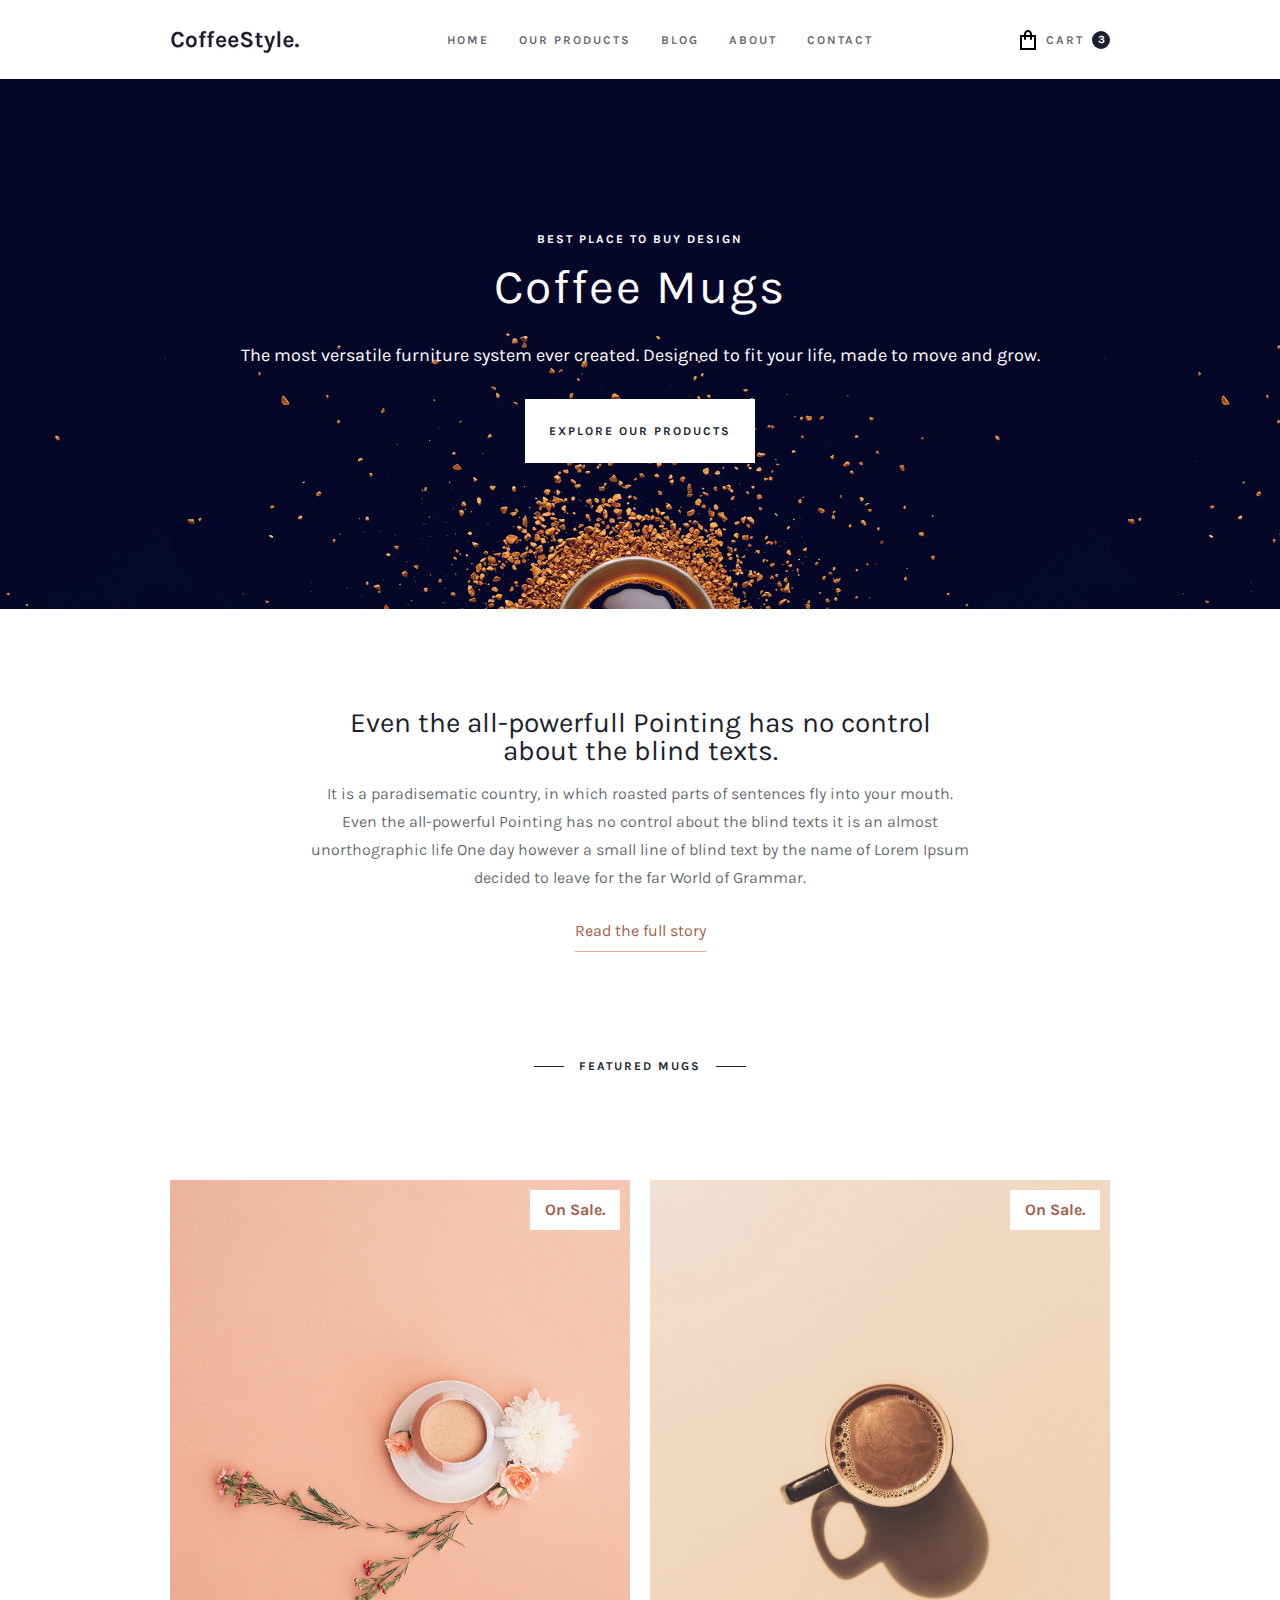
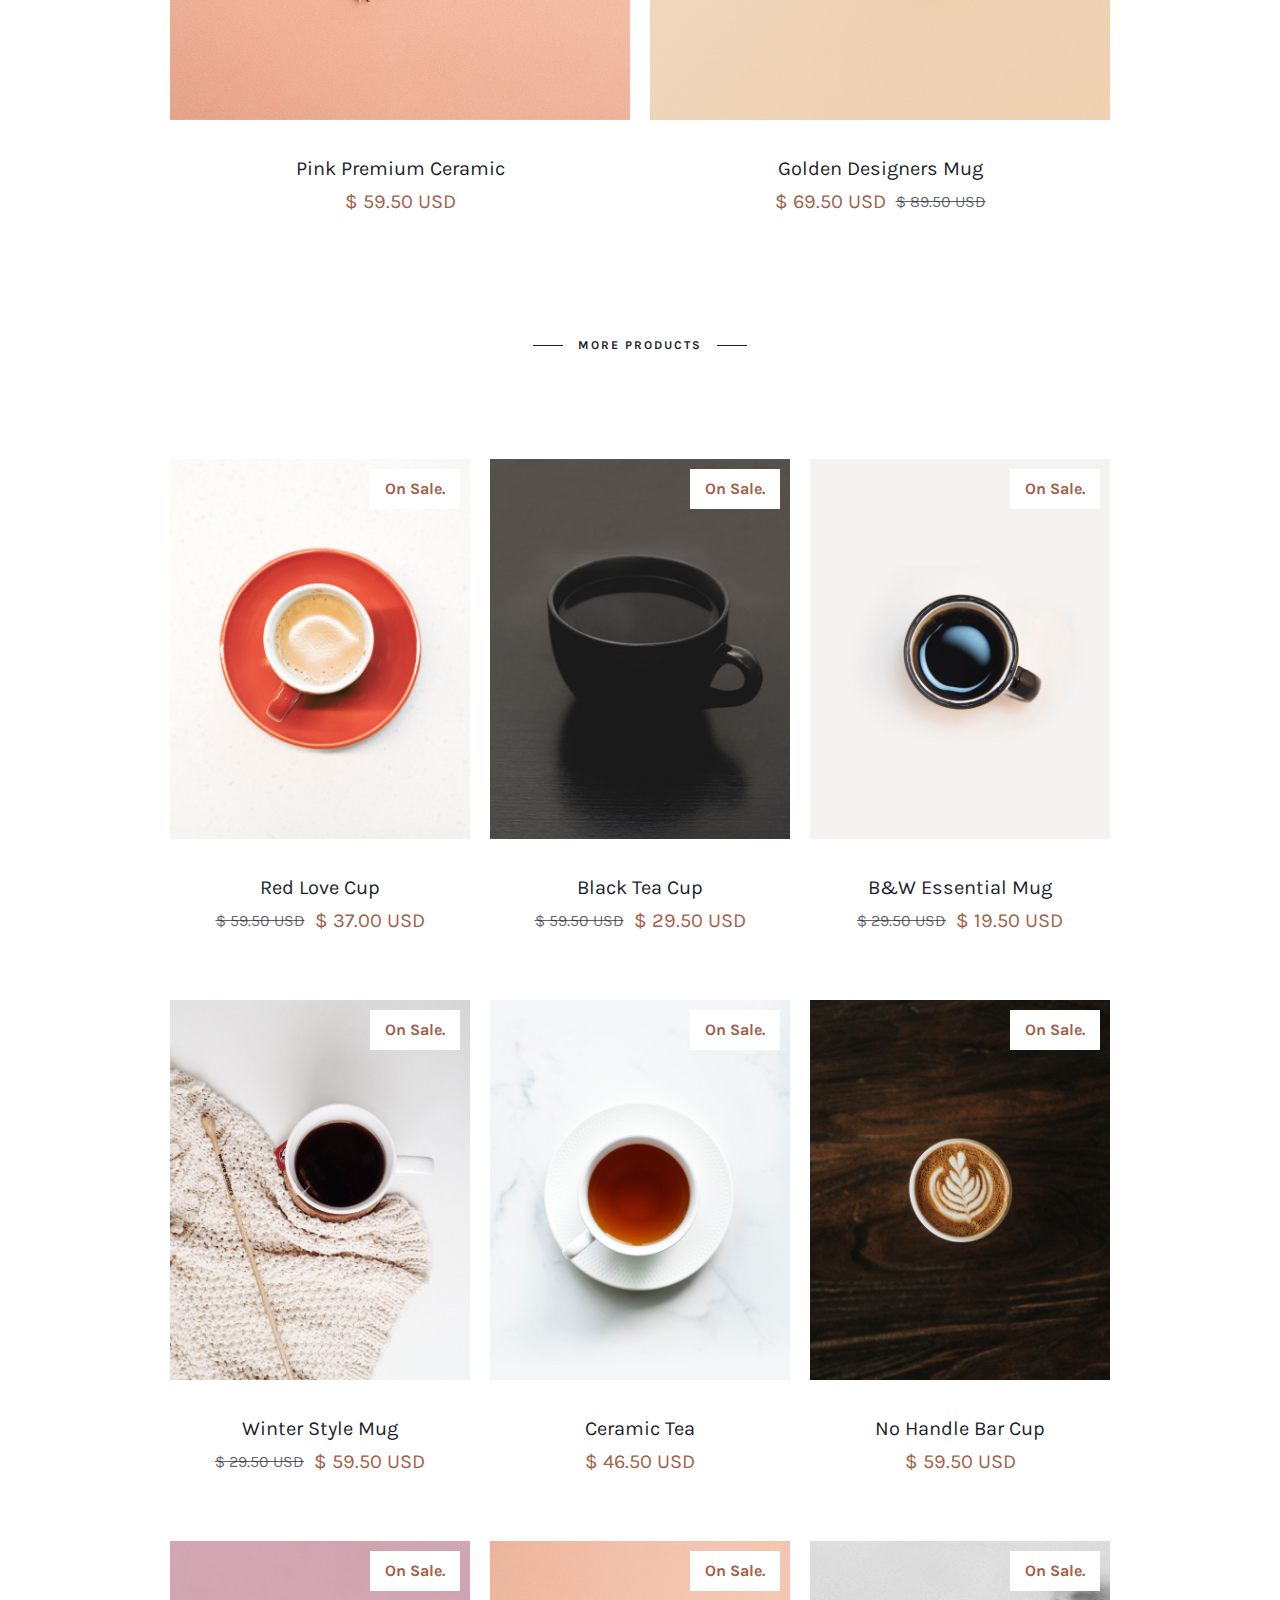
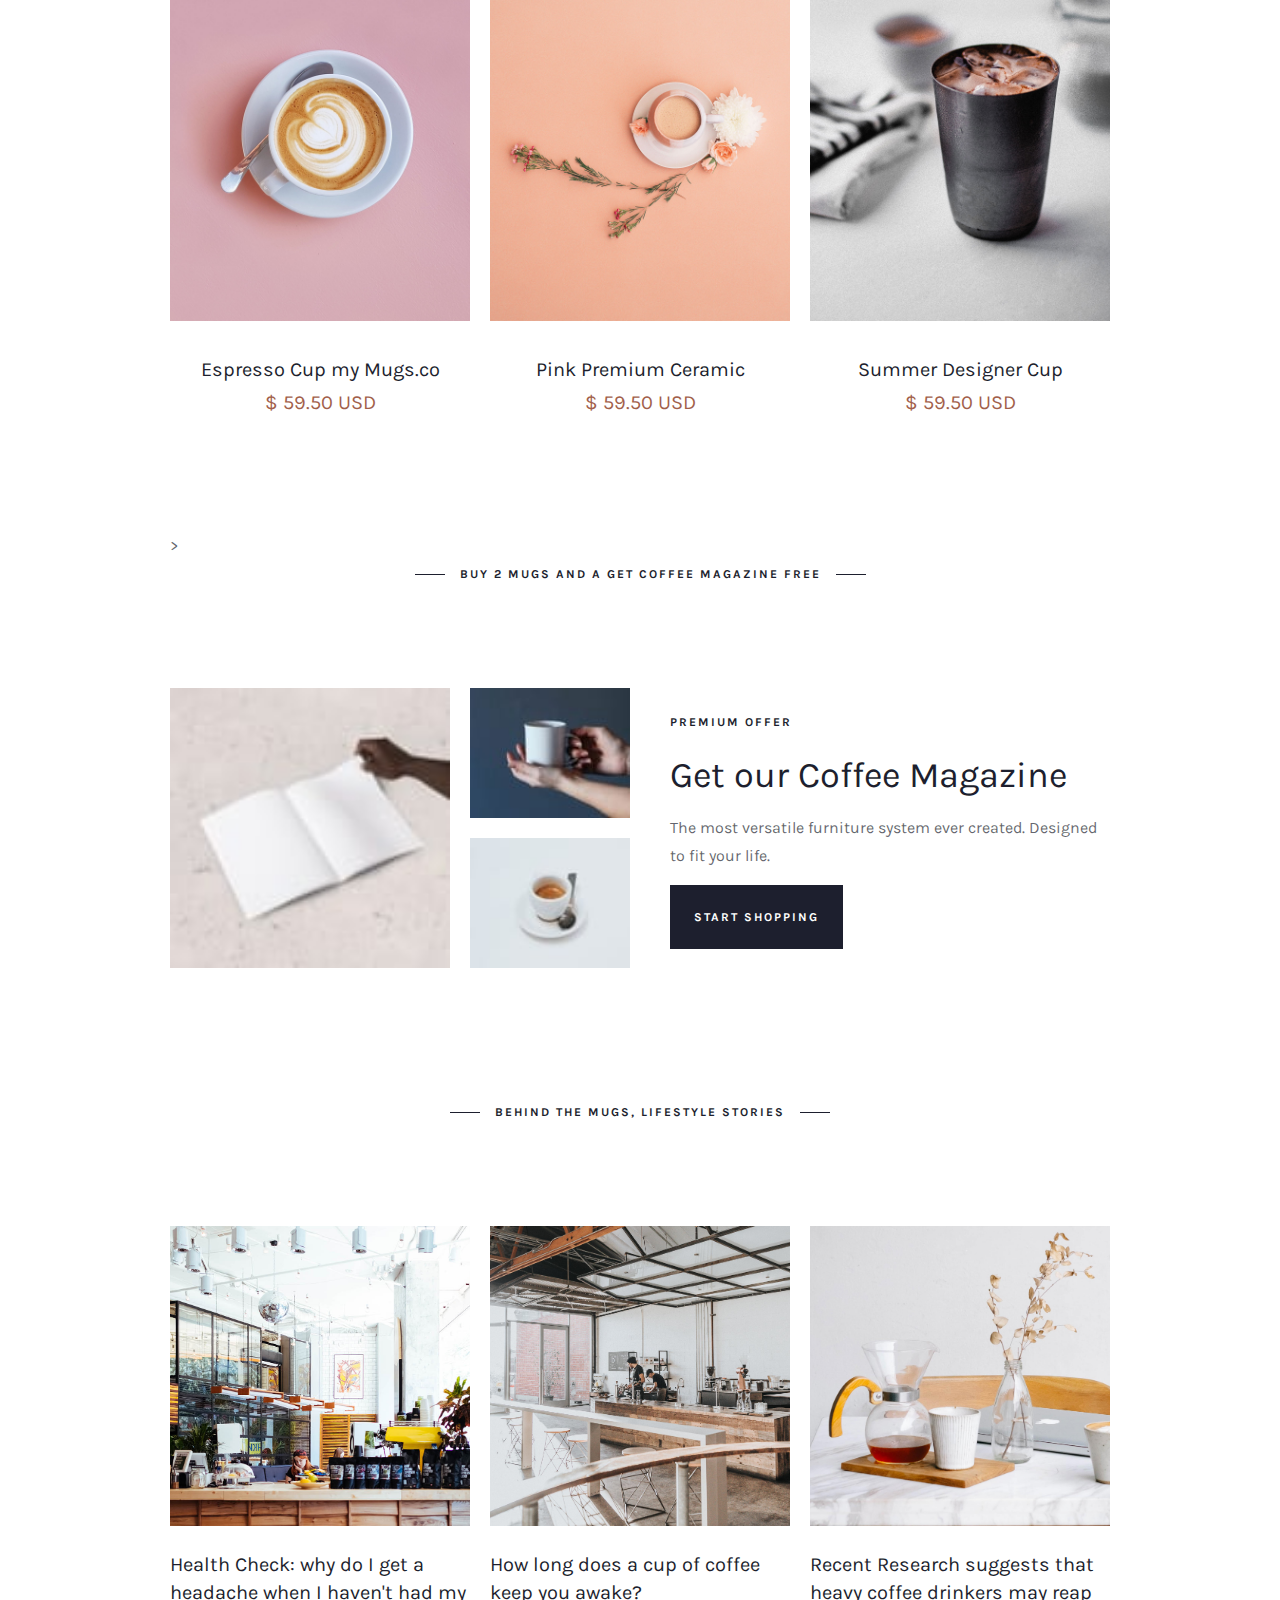
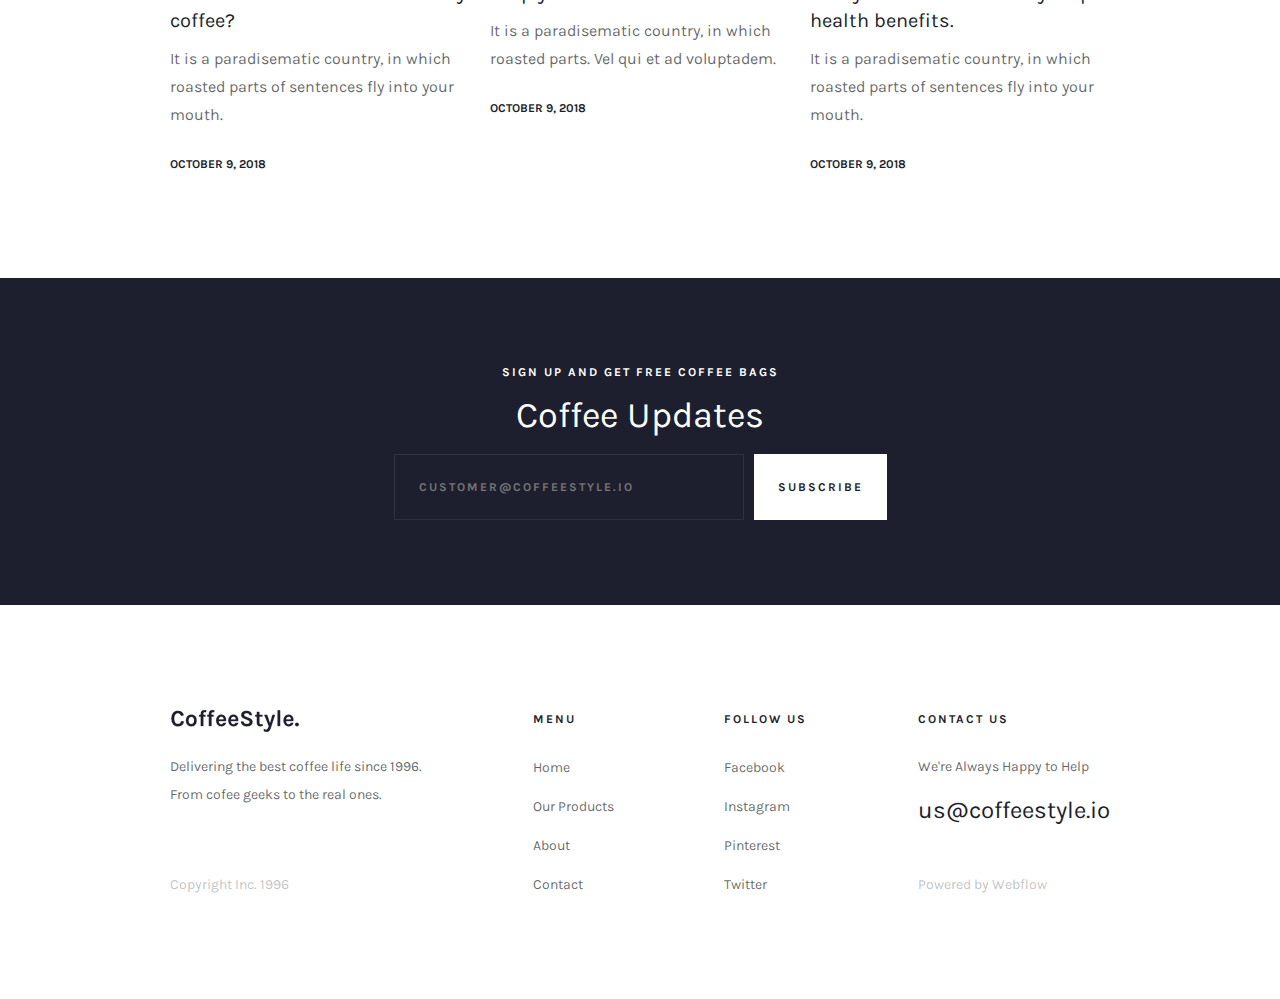
<file: index.html>
<!DOCTYPE html>
<html lang="en">

<head>
    <meta charset="UTF-8">
    <meta http-equiv="X-UA-Compatible" content="IE=edge">
    <meta name="viewport" content="width=device-width, initial-scale=1.0">
    <link rel="stylesheet" href="reset.css">
    <link rel="stylesheet" href="style.css">
    <title>Coffestyle</title>
</head>

<body>
    <header class="header">
        <div class="_container">
            <div class="header-content">
                <a class="header-content__logo" href="index.html">
                    <img src="./assets/logo.png" alt="logo" />
                </a>
                <nav class="header-nav">
                    <ul class="header-nav__list">
                        <li class="header-nav__item"><a class="header-nav__link" href="index.html">HOME</a></li>
                        <li class="header-nav__item"><a class="header-nav__link" href="products.html">OUR PRODUCTS</a>
                        </li>
                        <li class="header-nav__item"><a class="header-nav__link" href="blog.html">BLOG</a></li>
                        <li class="header-nav__item"><a class="header-nav__link" href="about.html">ABOUT</a></li>
                        <li class="header-nav__item"><a class="header-nav__link" href="contact.html">CONTACT</a></li>
                    </ul>
                </nav>
                <a class="header-cart" href="#">
                    <img class="header-cart__img" src="./assets/cart.png" alt="cart" />
                    <span class="header-cart__span">CART</span>
                    <div class="header-cart__count">3</div>
                </a>
                <a class="mob-menu" href="#">
                    <img src="./assets/mob-menu.png" alt="mob-menu" />
                </a>
                <div class="header-mob-nav">
                    <ul class="header-mob-nav__list">
                        <li class="header-mob-nav__item"><a class="header-mob-nav__link" href="index.html">HOME</a></li>
                        <li class="header-mob-nav__item"><a class="header-mob-nav__link" href="products.html">OUR PRODUCTS</a>
                        </li>
                        <li class="header-mob-nav__item"><a class="header-mob-nav__link" href="blog.html">BLOG</a></li>
                        <li class="header-mob-nav__item"><a class="header-mob-nav__link" href="about.html">ABOUT</a></li>
                        <li class="header-mob-nav__item"><a class="header-mob-nav__link" href="contact.html">CONTACT</a></li>
                    </ul>
                </div>
            </div>
        </div>
    </header>
    <main>
        <section class="banner">
            <div class="banner-bg">
                <div class="banner-container _container">
                    <div class="banner-content">
                        <span class="banner-content__label">BEST PLACE TO BUY DESIGN</span>
                        <h1 class="banner-content__heading">Coffee Mugs</h1>
                        <p class="banner-content__text">The most versatile furniture system ever created. Designed to
                            fit your life, made to move and grow.</p>
                        <a class="banner-content__btn btn white-btn" href="#">EXPLORE OUR PRODUCTS</a>
                    </div>
                </div>
            </div>
        </section>
        <section class="mugs">
            <div class="_container">
                <div class="mugs-content">
                    <div class="mugs-heading">
                        <h2 class="mugs-heading__title">Even the all-powerfull Pointing has no control about the blind
                            texts.</h2>
                        <p class="mugs-heading__text">It is a paradisematic country, in which roasted parts of sentences
                            fly into your mouth. Even the all-powerful Pointing has no control about the blind texts it
                            is an almost unorthographic life One day however a small line of blind text by the name of
                            Lorem Ipsum decided to leave for the far World of Grammar.</p>
                        <a class="mugs-heading__link" href="#">Read the full story</a>
                    </div>
                </div>
                <div class="featured-mugs">
                    <div class="label-wrapper">
                        <div class="mugs-label">
                            <div class="mugs-label__line"></div>
                            <span class="mugs-label__title">FEATURED MUGS</span>
                            <div class="mugs-label__line"></div>
                        </div>
                    </div>
                    <div class="feature-collection">
                        <div class="feature-item">
                            <a class="feature-item__image" style="background-image: url(./assets/mugs/ceramic.jpg);"
                                href="#">
                                <span class="feature-item__sale">On Sale.</span>
                                <div class="feature-item__block"></div>
                                <button class="feature-item__btn btn white-btn">EXPLORE MUG</button>
                            </a>
                            <a class="feature-item__title" href="#">Pink Premium Ceramic</a>
                            <div class="feature-item__price">
                                <span class="feature-item__price-item">$ 59.50 USD</span>
                            </div>
                        </div>
                        <div class="feature-item">
                            <a class="feature-item__image" style="background-image: url(./assets/mugs/golden.jpg);"
                                href="#">
                                <span class="feature-item__sale">On Sale.</span>
                                <div class="feature-item__block"></div>
                                <button class="feature-item__btn btn white-btn">EXPLORE MUG</button>
                            </a>
                            <a class="feature-item__title" href="#">Golden Designers Mug</a>
                            <div class="feature-item__price">
                                <span class="feature-item__price-item">$ 69.50 USD</span>
                                <span class="feature-item__price-item _not">$ 89.50 USD</span>
                            </div>
                        </div>
                    </div>
                </div>
                <div class="more-products">
                    <div class="label-wrapper">
                        <div class="mugs-label">
                            <div class="mugs-label__line"></div>
                            <span class="mugs-label__title">MORE PRODUCTS</span>
                            <div class="mugs-label__line"></div>
                        </div>
                    </div>
                    <div class="mugs-collection">
                        <div class="feature-item">
                            <a class="feature-item__image" style="background-image: url(./assets/mugs/01.jpg);"
                                href="#">
                                <span class="feature-item__sale">On Sale.</span>
                                <div class="feature-item__block"></div>
                                <button class="feature-item__btn btn white-btn">EXPLORE MUG</button>
                            </a>
                            <a class="feature-item__title" href="#">Red Love Cup</a>
                            <div class="feature-item__price">
                                <span class="feature-item__price-item _not">$ 59.50 USD</span>
                                <span class="feature-item__price-item">$ 37.00 USD</span>
                            </div>
                        </div>
                        <div class="feature-item">
                            <a class="feature-item__image" style="background-image: url(./assets/mugs/02.jpg);"
                                href="#">
                                <span class="feature-item__sale">On Sale.</span>
                                <div class="feature-item__block"></div>
                                <button class="feature-item__btn btn white-btn">EXPLORE MUG</button>
                            </a>
                            <a class="feature-item__title" href="#">Black Tea Cup</a>
                            <div class="feature-item__price">
                                <span class="feature-item__price-item _not">$ 59.50 USD</span>
                                <span class="feature-item__price-item">$ 29.50 USD</span>
                            </div>
                        </div>
                        <div class="feature-item">
                            <a class="feature-item__image" style="background-image: url(./assets/mugs/03.jpg);"
                                href="#">
                                <span class="feature-item__sale">On Sale.</span>
                                <div class="feature-item__block"></div>
                                <button class="feature-item__btn btn white-btn">EXPLORE MUG</button>
                            </a>
                            <a class="feature-item__title" href="#">B&W Essential Mug</a>
                            <div class="feature-item__price">
                                <span class="feature-item__price-item _not">$ 29.50 USD</span>
                                <span class="feature-item__price-item">$ 19.50 USD</span>
                            </div>
                        </div>
                        <div class="feature-item">
                            <a class="feature-item__image" style="background-image: url(./assets/mugs/04.jpg);"
                                href="#">
                                <span class="feature-item__sale">On Sale.</span>
                                <div class="feature-item__block"></div>
                                <button class="feature-item__btn btn white-btn">EXPLORE MUG</button>
                            </a>
                            <a class="feature-item__title" href="#">Winter Style Mug</a>
                            <div class="feature-item__price">
                                <span class="feature-item__price-item _not">$ 29.50 USD</span>
                                <span class="feature-item__price-item">$ 59.50 USD</span>
                            </div>
                        </div>
                        <div class="feature-item">
                            <a class="feature-item__image" style="background-image: url(./assets/mugs/05.jpg);"
                                href="#">
                                <span class="feature-item__sale">On Sale.</span>
                                <div class="feature-item__block"></div>
                                <button class="feature-item__btn btn white-btn">EXPLORE MUG</button>
                            </a>
                            <a class="feature-item__title" href="#">Ceramic Tea</a>
                            <div class="feature-item__price">
                                <span class="feature-item__price-item">$ 46.50 USD</span>
                            </div>
                        </div>
                        <div class="feature-item">
                            <a class="feature-item__image" style="background-image: url(./assets/mugs/06.jpg);"
                                href="#">
                                <span class="feature-item__sale">On Sale.</span>
                                <div class="feature-item__block"></div>
                                <button class="feature-item__btn btn white-btn">EXPLORE MUG</button>
                            </a>
                            <a class="feature-item__title" href="#">No Handle Bar Cup</a>
                            <div class="feature-item__price">
                                <span class="feature-item__price-item">$ 59.50 USD</span>
                            </div>
                        </div>
                        <div class="feature-item">
                            <a class="feature-item__image" style="background-image: url(./assets/mugs/07.jpg);"
                                href="#">
                                <span class="feature-item__sale">On Sale.</span>
                                <div class="feature-item__block"></div>
                                <button class="feature-item__btn btn white-btn">EXPLORE MUG</button>
                            </a>
                            <a class="feature-item__title" href="#">Espresso Cup my Mugs.co</a>
                            <div class="feature-item__price">
                                <span class="feature-item__price-item">$ 59.50 USD</span>
                            </div>
                        </div>
                        <div class="feature-item">
                            <a class="feature-item__image" style="background-image: url(./assets/mugs/ceramic.jpg);"
                                href="#">
                                <span class="feature-item__sale">On Sale.</span>
                                <div class="feature-item__block"></div>
                                <button class="feature-item__btn btn white-btn">EXPLORE MUG</button>
                            </a>
                            <a class="feature-item__title" href="#">Pink Premium Ceramic</a>
                            <div class="feature-item__price">
                                <span class="feature-item__price-item">$ 59.50 USD</span>
                            </div>
                        </div>
                        <div class="feature-item">
                            <a class="feature-item__image" style="background-image: url(./assets/mugs/08.jpg);"
                                href="#">
                                <span class="feature-item__sale">On Sale.</span>
                                <div class="feature-item__block"></div>
                                <button class="feature-item__btn btn white-btn">EXPLORE MUG</button>
                            </a>
                            <a class="feature-item__title" href="#">Summer Designer Cup</a>
                            <div class="feature-item__price">
                                <span class="feature-item__price-item">$ 59.50 USD</span>
                            </div>
                        </div>
                    </div>
                </div>
                <div class="magazine">>
                    <div class="magazine-content">
                        <div class="label-wrapper">
                            <div class="mugs-label">
                                <div class="mugs-label__line"></div>
                                <span class="mugs-label__title">BUY 2 MUGS AND A GET COFFEE MAGAZINE FREE</span>
                                <div class="mugs-label__line"></div>
                            </div>
                        </div>
                        <div class="magazine-section">
                            <div class="magazine-images">
                                <img class="magazine-images__img" src="./assets/section1.jpg" alt="img01" />
                                <div class="images-container">
                                    <img class="images-container__item" src="./assets/section2.jpg" alt="img02" />
                                    <img class="images-container__item" src="./assets/section3.jpg" alt="img03" />
                                </div>
                            </div>
                            <div class="magazine-info">
                                <span class="magazine-info__label">PREMIUM OFFER</span>
                                <h2 class="magazine-info__heading">Get our Coffee Magazine</h2>
                                <p class="magazine-info__text">The most versatile furniture system ever created.
                                    Designed to fit your life.</p>
                                <a class="magazine-info__btn btn dark-btn" href="#">START SHOPPING</a>
                            </div>
                        </div>
                    </div>
                </div>
                <div class="stories">
                    <div class="stories-content">
                        <div class="label-wrapper">
                            <div class="mugs-label">
                                <div class="mugs-label__line"></div>
                                <span class="mugs-label__title">BEHIND THE MUGS, LIFESTYLE STORIES</span>
                                <div class="mugs-label__line"></div>
                            </div>
                        </div>
                        <div class="stories-container">
                            <div class="stories-item">
                                <div class="stories-item__image"
                                    style="background-image: url(./assets/stories/story01.jpg);">
                                    <button class="stories-item__btn btn white-btn">READ THE FULL STORY</button>
                                </div>
                                <a class="stories-item__title" href="#">Health Check: why do I get a headache when I
                                    haven't had my coffee?</a>
                                <p class="stories-item__text">It is a paradisematic country, in which roasted parts of
                                    sentences fly into your mouth. </p>
                                <span class="stories-item__date">OCTOBER 9, 2018</span>
                            </div>
                            <div class="stories-item">
                                <div class="stories-item__image"
                                    style="background-image: url(./assets/stories/story02.jpg);">
                                    <button class="stories-item__btn btn white-btn">READ THE FULL STORY</button>
                                </div>
                                <a class="stories-item__title" href="#">How long does a cup of coffee keep you
                                    awake?</a>
                                <p class="stories-item__text">It is a paradisematic country, in which roasted parts. Vel
                                    qui et ad voluptadem.</p>
                                <span class="stories-item__date">OCTOBER 9, 2018</span>
                            </div>
                            <div class="stories-item">
                                <div class="stories-item__image"
                                    style="background-image: url(./assets/stories/story03.jpg);">
                                    <button class="stories-item__btn btn white-btn">READ THE FULL STORY</button>
                                </div>
                                <a class="stories-item__title" href="#">Recent Research suggests that heavy coffee
                                    drinkers may reap health benefits.</a>
                                <p class="stories-item__text">It is a paradisematic country, in which roasted parts of
                                    sentences fly into your mouth. </p>
                                <span class="stories-item__date">OCTOBER 9, 2018</span>
                            </div>
                        </div>
                    </div>
                </div>
            </div>
        </section>
        <section class="subcribe">
            <div class="subcribe-bg banner-bg">
                <div class="_container">
                    <div class="subcribe-content">
                        <span class="subcribe-content__label">SIGN UP AND GET FREE COFFEE BAGS</span>
                        <h2 class="subcribe-content__headline">Coffee Updates</h2>
                        <form class="subcribe-form">
                            <input class="subcribe-form__input" placeholder="CUSTOMER@COFFEESTYLE.IO" />
                            <button class="subcribe-form__btn btn white-btn">SUBSCRIBE</button>
                        </form>
                    </div>
                </div>
            </div>
        </section>
    </main>
    <footer class="footer">
        <div class="_container">
            <div class="footer-content">
                <div class="footer-column">
                    <div>
                        <img class="footer-column__logo" src="./assets/logo.png" alt="logo">
                    </div>
                    <div class="footer-column__content">
                        <p class="footer-column__text">Delivering the best coffee life since 1996.<br>From cofee geeks
                            to the real ones.</p>
                    </div>
                    <span class="footer-column__copyright">Copyright Inc. 1996</span>
                </div>
                <div class="footer-column">
                    <span class="footer-column__label">MENU</span>
                    <ul class="footer-column__list">
                        <li class="footer-column__item"><a class="footer-column__link" href="index.html">Home</a></li>
                        <li class="footer-column__item"><a class="footer-column__link" href="products.html">Our
                                Products</a></li>
                        <li class="footer-column__item"><a class="footer-column__link" href="about.html">About</a></li>
                        <li class="footer-column__item"><a class="footer-column__link" href="contact.html">Contact</a>
                        </li>
                    </ul>
                </div>
                <div class="footer-column">
                    <span class="footer-column__label">FOLLOW US</span>
                    <ul class="footer-column__list">
                        <li class="footer-column__item"><a class="footer-column__link" href="#">Facebook</a></li>
                        <li class="footer-column__item"><a class="footer-column__link" href="#">Instagram</a></li>
                        <li class="footer-column__item"><a class="footer-column__link" href="#">Pinterest</a></li>
                        <li class="footer-column__item"><a class="footer-column__link" href="#">Twitter</a></li>
                    </ul>
                </div>
                <div class="footer-column">
                    <span class="footer-column__label">CONTACT US</span>
                    <div class="footer-column__content">
                        <p class="footer-column__text">We're Always Happy to Help</p>
                        <a class="footer-column__email" href="#">us@coffeestyle.io</a>
                    </div>
                    <span class="footer-column__copyright">Powered by Webflow</span>
                </div>
            </div>
        </div>
    </footer>

    <script src="main.js"></script>
</body>

</html>
</file>
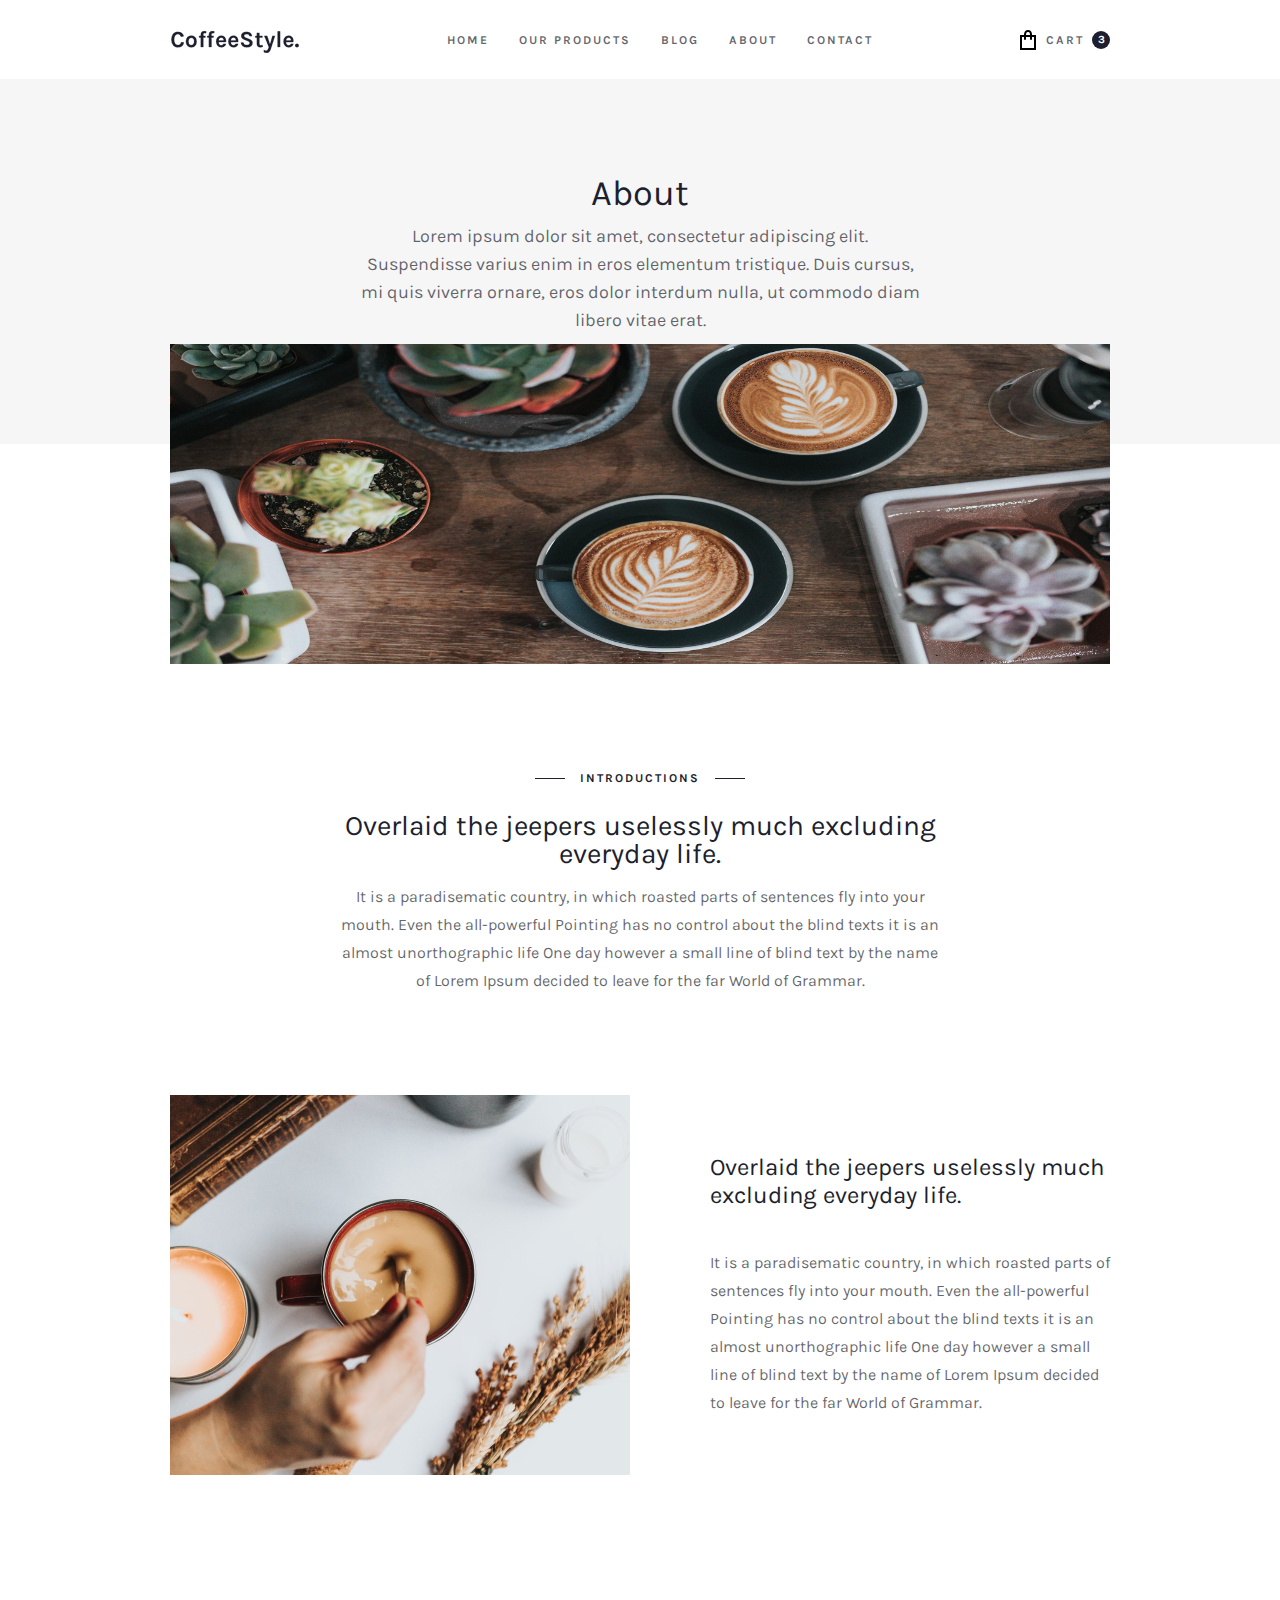
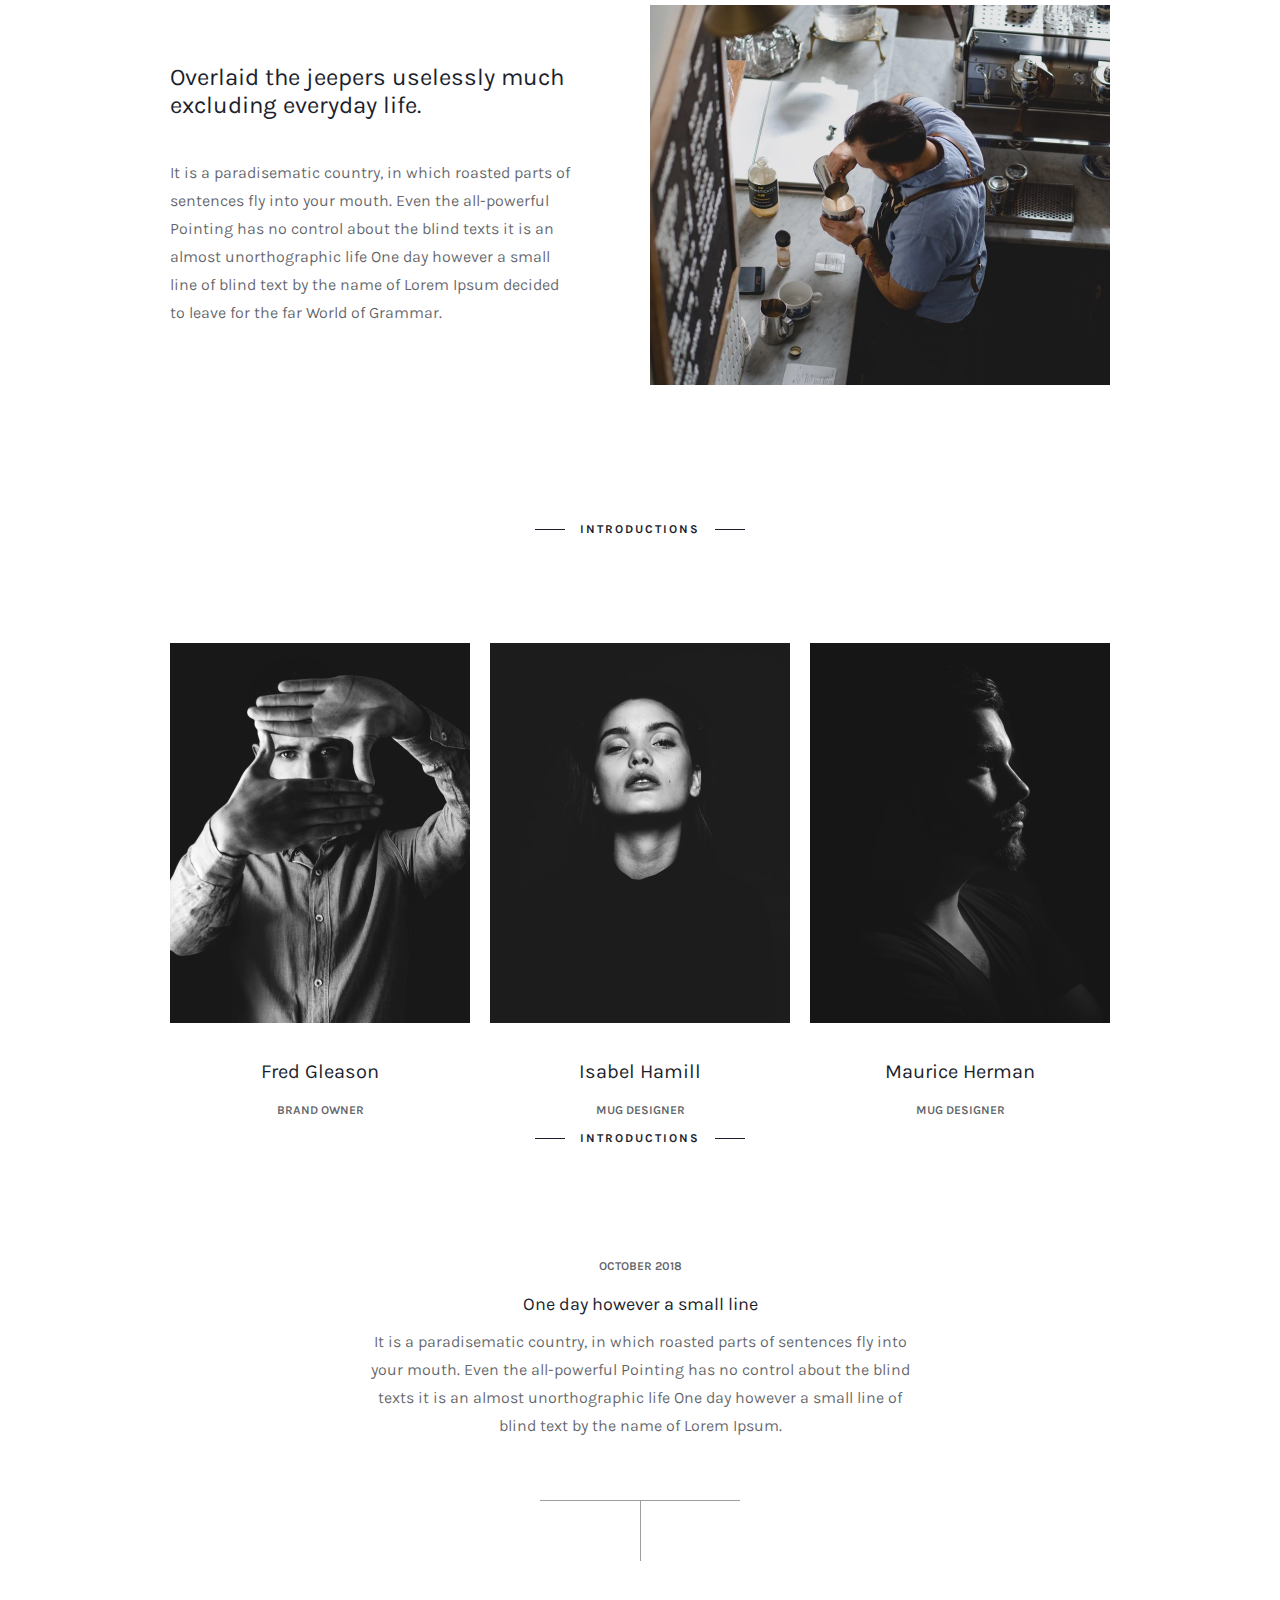
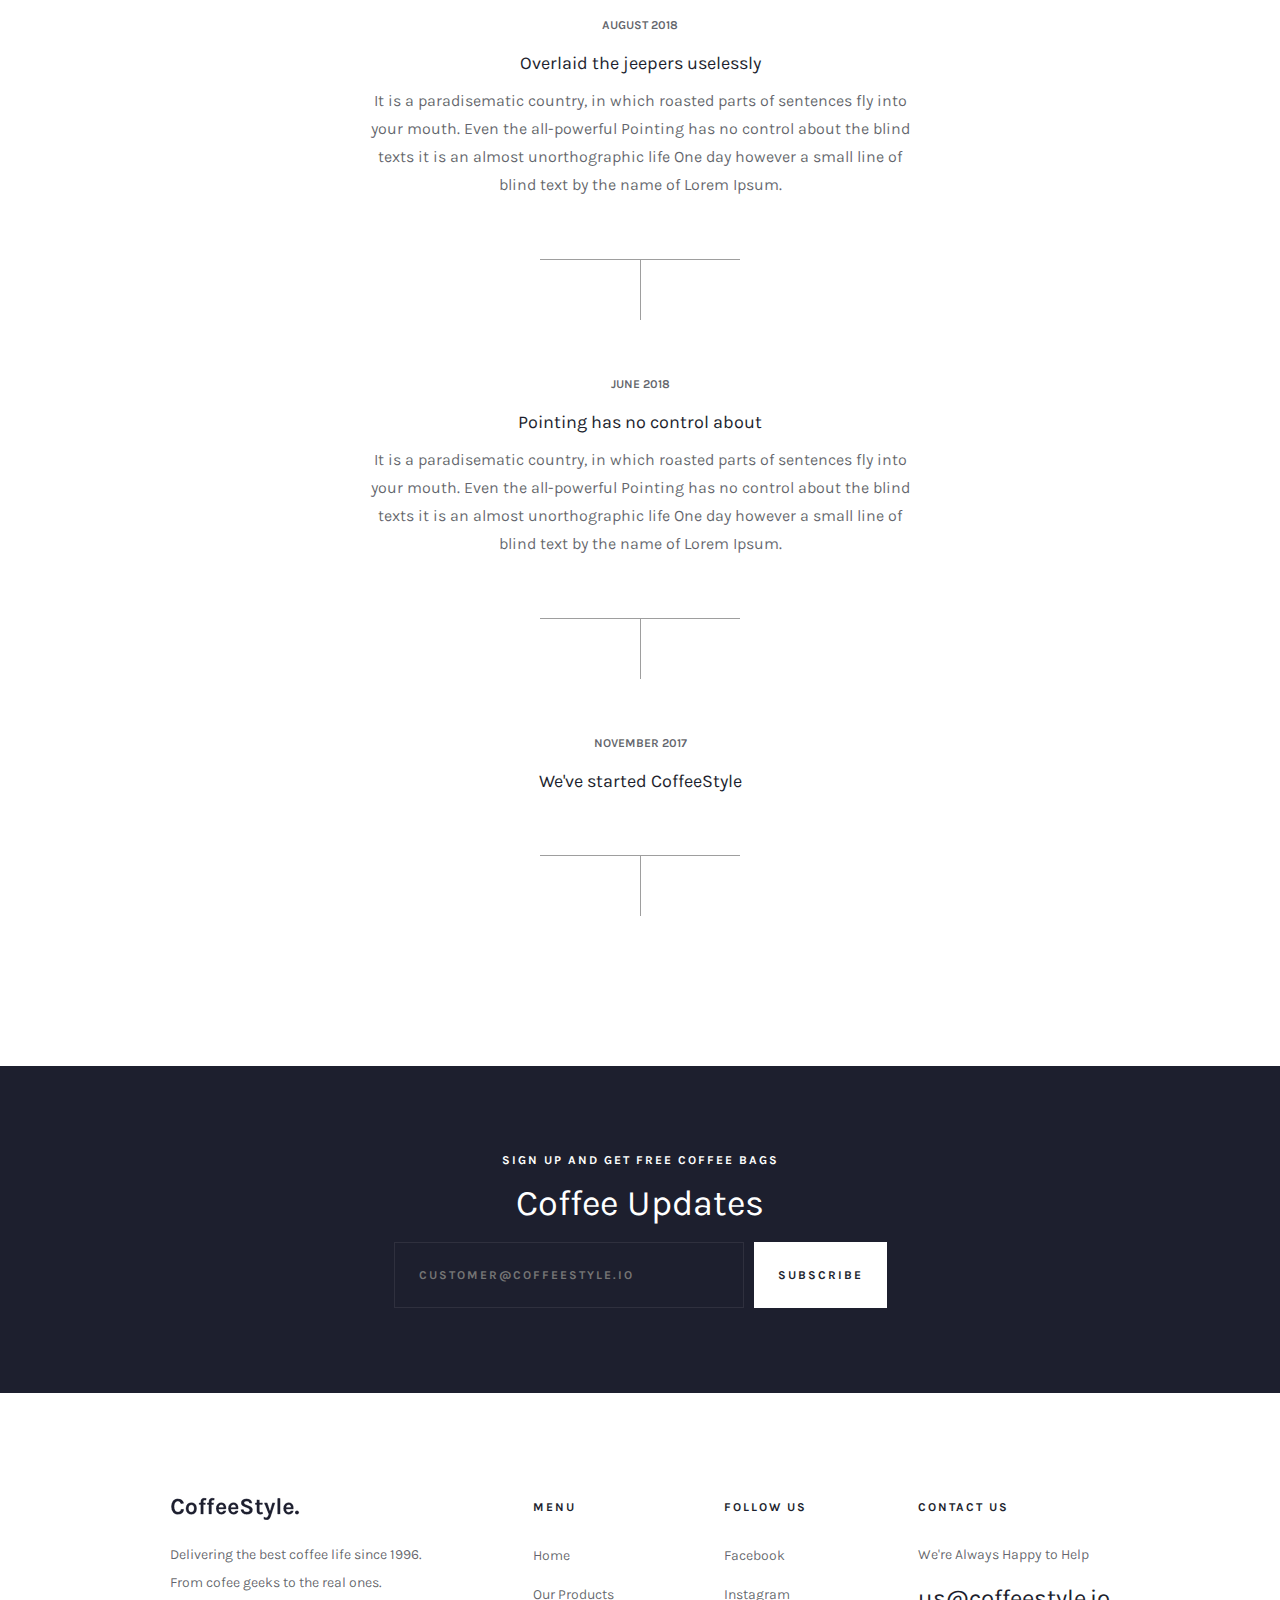
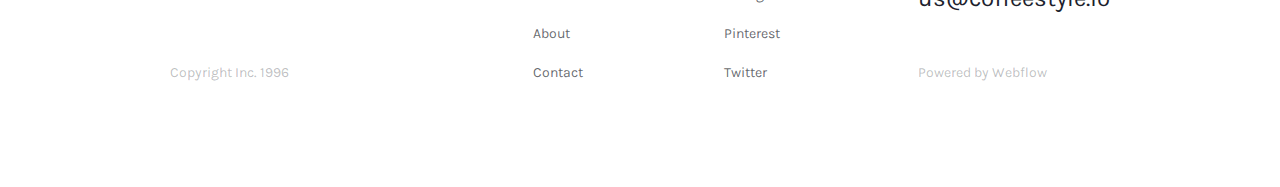
<file: about.html>
<!DOCTYPE html>
<html lang="en">
<head>
    <meta charset="UTF-8">
    <meta http-equiv="X-UA-Compatible" content="IE=edge">
    <meta name="viewport" content="width=device-width, initial-scale=1.0">
    <link rel="stylesheet" href="reset.css">
    <link rel="stylesheet" href="style.css">
    <title>Coffestyle</title>
</head>
<body>
    <header class="header">
        <div class="_container">
            <div class="header-content">
                <a class="header-content__logo" href="index.html">
                    <img src="./assets/logo.png" alt="logo" />
                </a>
                <nav class="header-nav">
                    <ul class="header-nav__list">
                        <li class="header-nav__item"><a class="header-nav__link" href="index.html">HOME</a></li>
                        <li class="header-nav__item"><a class="header-nav__link" href="products.html">OUR PRODUCTS</a></li>
                        <li class="header-nav__item"><a class="header-nav__link" href="blog.html">BLOG</a></li>
                        <li class="header-nav__item"><a class="header-nav__link" href="about.html">ABOUT</a></li>
                        <li class="header-nav__item"><a class="header-nav__link" href="contact.html">CONTACT</a></li>
                    </ul>
                </nav>
                <a class="header-cart" href="#">
                    <img class="header-cart__img" src="./assets/cart.png" alt="cart" />
                    <span class="header-cart__span">CART</span>
                    <div class="header-cart__count">3</div>
                </a>
                <a class="mob-menu" href="#">
                    <img src="./assets/mob-menu.png" alt="mob-menu" />
                </a>
                <div class="header-mob-nav">
                    <ul class="header-mob-nav__list">
                        <li class="header-mob-nav__item"><a class="header-mob-nav__link" href="index.html">HOME</a></li>
                        <li class="header-mob-nav__item"><a class="header-mob-nav__link" href="products.html">OUR PRODUCTS</a>
                        </li>
                        <li class="header-mob-nav__item"><a class="header-mob-nav__link" href="blog.html">BLOG</a></li>
                        <li class="header-mob-nav__item"><a class="header-mob-nav__link" href="about.html">ABOUT</a></li>
                        <li class="header-mob-nav__item"><a class="header-mob-nav__link" href="contact.html">CONTACT</a></li>
                    </ul>
                </div>
            </div>
        </div>
    </header>
    <main>
        <section class="about">
            <div class="banner-bg">
                <div class="_container">
                    <div class="about-content">
                        <h1 class="about-content__h1">About</h1>
                        <p class="about-content__text">Lorem ipsum dolor sit amet, consectetur adipiscing elit. Suspendisse varius enim in eros elementum tristique. Duis cursus, mi quis viverra ornare, eros dolor interdum nulla, ut commodo diam libero vitae erat.</p>
                    </div>
                </div>
            </div>
        </section>
        <section class="overlayed">
            <div class="_container">
                <div class="overlayed-content">
                    <img class="overlayed-content__img" src="./assets/about/overlayed.jpg" alt="none" />
                    <div class="introductions">
                        <div class="label-wrapper">
                            <div class="mugs-label">
                                <div class="mugs-label__line"></div>
                                <span class="mugs-label__title">INTRODUCTIONS</span>
                                <div class="mugs-label__line"></div>
                            </div>
                        </div>
                        <div class="introductions-heading">
                            <h2 class="introductions-heading__title">Overlaid the jeepers uselessly much excluding everyday life.</h2>
                            <p class="introductions-heading__text">It is a paradisematic country, in which roasted parts of sentences fly into your mouth. 
                                Even the all-powerful Pointing has no control about the blind texts it is an almost unorthographic life One day however 
                                a small line of blind text by the name of Lorem Ipsum decided to leave for the far World of Grammar.</p>
                        </div>
                        <div class="introductions-section">
                            <img class="introductions-section__image" src="./assets/about/about01.jpg" alt="none" />
                            <div class="introductions-info">
                                <h3 class="introductions-info__title">Overlaid the jeepers uselessly much excluding everyday life.</h3>
                                <p class="introductions-info__text">It is a paradisematic country, in which roasted parts of sentences fly into your mouth. 
                                    Even the all-powerful Pointing has no control about the blind texts it is an almost unorthographic life One day however 
                                    a small line of blind text by the name of Lorem Ipsum decided to leave for the far World of Grammar.</p>
                            </div>
                        </div>
                        <div class="introductions-section">
                            <img class="introductions-section__image" src="./assets/about/about02.jpg" alt="none" />
                            <div class="introductions-info">
                                <h3 class="introductions-info__title">Overlaid the jeepers uselessly much excluding everyday life.</h3>
                                <p class="introductions-info__text">It is a paradisematic country, in which roasted parts of sentences fly into your mouth. 
                                    Even the all-powerful Pointing has no control about the blind texts it is an almost unorthographic life One day however 
                                    a small line of blind text by the name of Lorem Ipsum decided to leave for the far World of Grammar.</p>
                            </div>
                        </div>
                    </div>
                    <div class="people">
                        <div class="label-wrapper">
                            <div class="mugs-label">
                                <div class="mugs-label__line"></div>
                                <span class="mugs-label__title">INTRODUCTIONS</span>
                                <div class="mugs-label__line"></div>
                            </div>
                        </div>
                        <div class="people-container">
                            <div class="people-item">
                                <img class="people-item__photo" src="./assets/about/people/fred.jpg" alt="Fred" />
                                <span class="people-item__name">Fred Gleason</span>
                                <span class="people-item__pos">BRAND OWNER</span>
                            </div>
                            <div class="people-item">
                                <img class="people-item__photo" src="./assets/about/people/isabel.jpg" alt="Isabel" />
                                <span class="people-item__name">Isabel Hamill</span>
                                <span class="people-item__pos">MUG DESIGNER</span>
                            </div>
                            <div class="people-item">
                                <img class="people-item__photo" src="./assets/about/people/maurice.jpg" alt="Maurice" />
                                <span class="people-item__name">Maurice Herman</span>
                                <span class="people-item__pos">MUG DESIGNER</span>
                            </div>
                        </div>
                    </div>
                    <div class="history">
                        <div class="label-wrapper">
                            <div class="mugs-label">
                                <div class="mugs-label__line"></div>
                                <span class="mugs-label__title">INTRODUCTIONS</span>
                                <div class="mugs-label__line"></div>
                            </div>
                        </div>
                        <div class="timeline">
                            <div class="timeline-item">
                                <span class="timeline-item__label">OCTOBER 2018</span>
                                <div class="timeline-item__title">One day however a small line</div>
                                <p class="timeline-item__text">It is a paradisematic country, in which roasted parts of sentences fly into your mouth. 
                                    Even the all-powerful Pointing has no control about the blind texts it is an almost unorthographic life 
                                    One day however a small line of blind text by the name of Lorem Ipsum.</p>
                                <div class="timeline-item__hrline"></div>
                                <div class="timeline-item__vrline"></div>
                            </div>
                            <div class="timeline-item">
                                <span class="timeline-item__label">AUGUST 2018</span>
                                <div class="timeline-item__title">Overlaid the jeepers uselessly</div>
                                <p class="timeline-item__text">It is a paradisematic country, in which roasted parts of sentences fly into your mouth. 
                                    Even the all-powerful Pointing has no control about the blind texts it is an almost unorthographic life 
                                    One day however a small line of blind text by the name of Lorem Ipsum.</p>
                                <div class="timeline-item__hrline"></div>
                                <div class="timeline-item__vrline"></div>
                            </div>
                            <div class="timeline-item">
                                <span class="timeline-item__label">JUNE 2018</span>
                                <div class="timeline-item__title">Pointing has no control about</div>
                                <p class="timeline-item__text">It is a paradisematic country, in which roasted parts of sentences fly into your mouth. 
                                    Even the all-powerful Pointing has no control about the blind texts it is an almost unorthographic life 
                                    One day however a small line of blind text by the name of Lorem Ipsum.</p>
                                <div class="timeline-item__hrline"></div>
                                <div class="timeline-item__vrline"></div>
                            </div>
                            <div class="timeline-item">
                                <span class="timeline-item__label">NOVEMBER 2017</span>
                                <div class="timeline-item__title">We've started CoffeeStyle</div>
                                <div class="timeline-item__hrline"></div>
                                <div class="timeline-item__vrline"></div>
                            </div>
                        </div>
                    </div>
                </div>
            </div>
        </section>
        <section class="subcribe">
            <div class="subcribe-bg banner-bg">
                <div class="_container">
                    <div class="subcribe-content">
                        <span class="subcribe-content__label">SIGN UP AND GET FREE COFFEE BAGS</span>
                        <h2 class="subcribe-content__headline">Coffee Updates</h2>
                        <form class="subcribe-form">
                            <input class="subcribe-form__input" placeholder="CUSTOMER@COFFEESTYLE.IO" />
                            <button class="subcribe-form__btn btn white-btn">SUBSCRIBE</button>
                        </form>
                    </div>
                </div>
            </div>
        </section>
    </main>
    <footer class="footer">
        <div class="_container">
            <div class="footer-content">
                <div class="footer-column">
                    <div>
                        <img class="footer-column__logo" src="./assets/logo.png" alt="logo">
                    </div>
                    <div class="footer-column__content">
                        <p class="footer-column__text">Delivering the best coffee life since 1996.<br>From cofee geeks to the real ones.</p>
                    </div>  
                    <span class="footer-column__copyright">Copyright Inc. 1996</span>
                </div>
                <div class="footer-column">
                    <span class="footer-column__label">MENU</span>
                    <ul class="footer-column__list">
                        <li class="footer-column__item"><a class="footer-column__link" href="index.html">Home</a></li>
                        <li class="footer-column__item"><a class="footer-column__link" href="products.html">Our Products</a></li>
                        <li class="footer-column__item"><a class="footer-column__link" href="about.html">About</a></li>
                        <li class="footer-column__item"><a class="footer-column__link" href="contact.html">Contact</a></li>
                    </ul>
                </div>
                <div class="footer-column">
                    <span class="footer-column__label">FOLLOW US</span>
                    <ul class="footer-column__list">
                        <li class="footer-column__item"><a class="footer-column__link" href="#">Facebook</a></li>
                        <li class="footer-column__item"><a class="footer-column__link" href="#">Instagram</a></li>
                        <li class="footer-column__item"><a class="footer-column__link" href="#">Pinterest</a></li>
                        <li class="footer-column__item"><a class="footer-column__link" href="#">Twitter</a></li>
                    </ul>
                </div>
                <div class="footer-column">
                    <span class="footer-column__label">CONTACT US</span>
                    <div class="footer-column__content">
                        <p class="footer-column__text">We're Always Happy to Help</p>
                        <a class="footer-column__email" href="#">us@coffeestyle.io</a>
                    </div>
                    <span class="footer-column__copyright">Powered by Webflow</span>
                </div>
            </div>
        </div>
    </footer>

    <script src="main.js"></script>
</body>
</html>
</file>
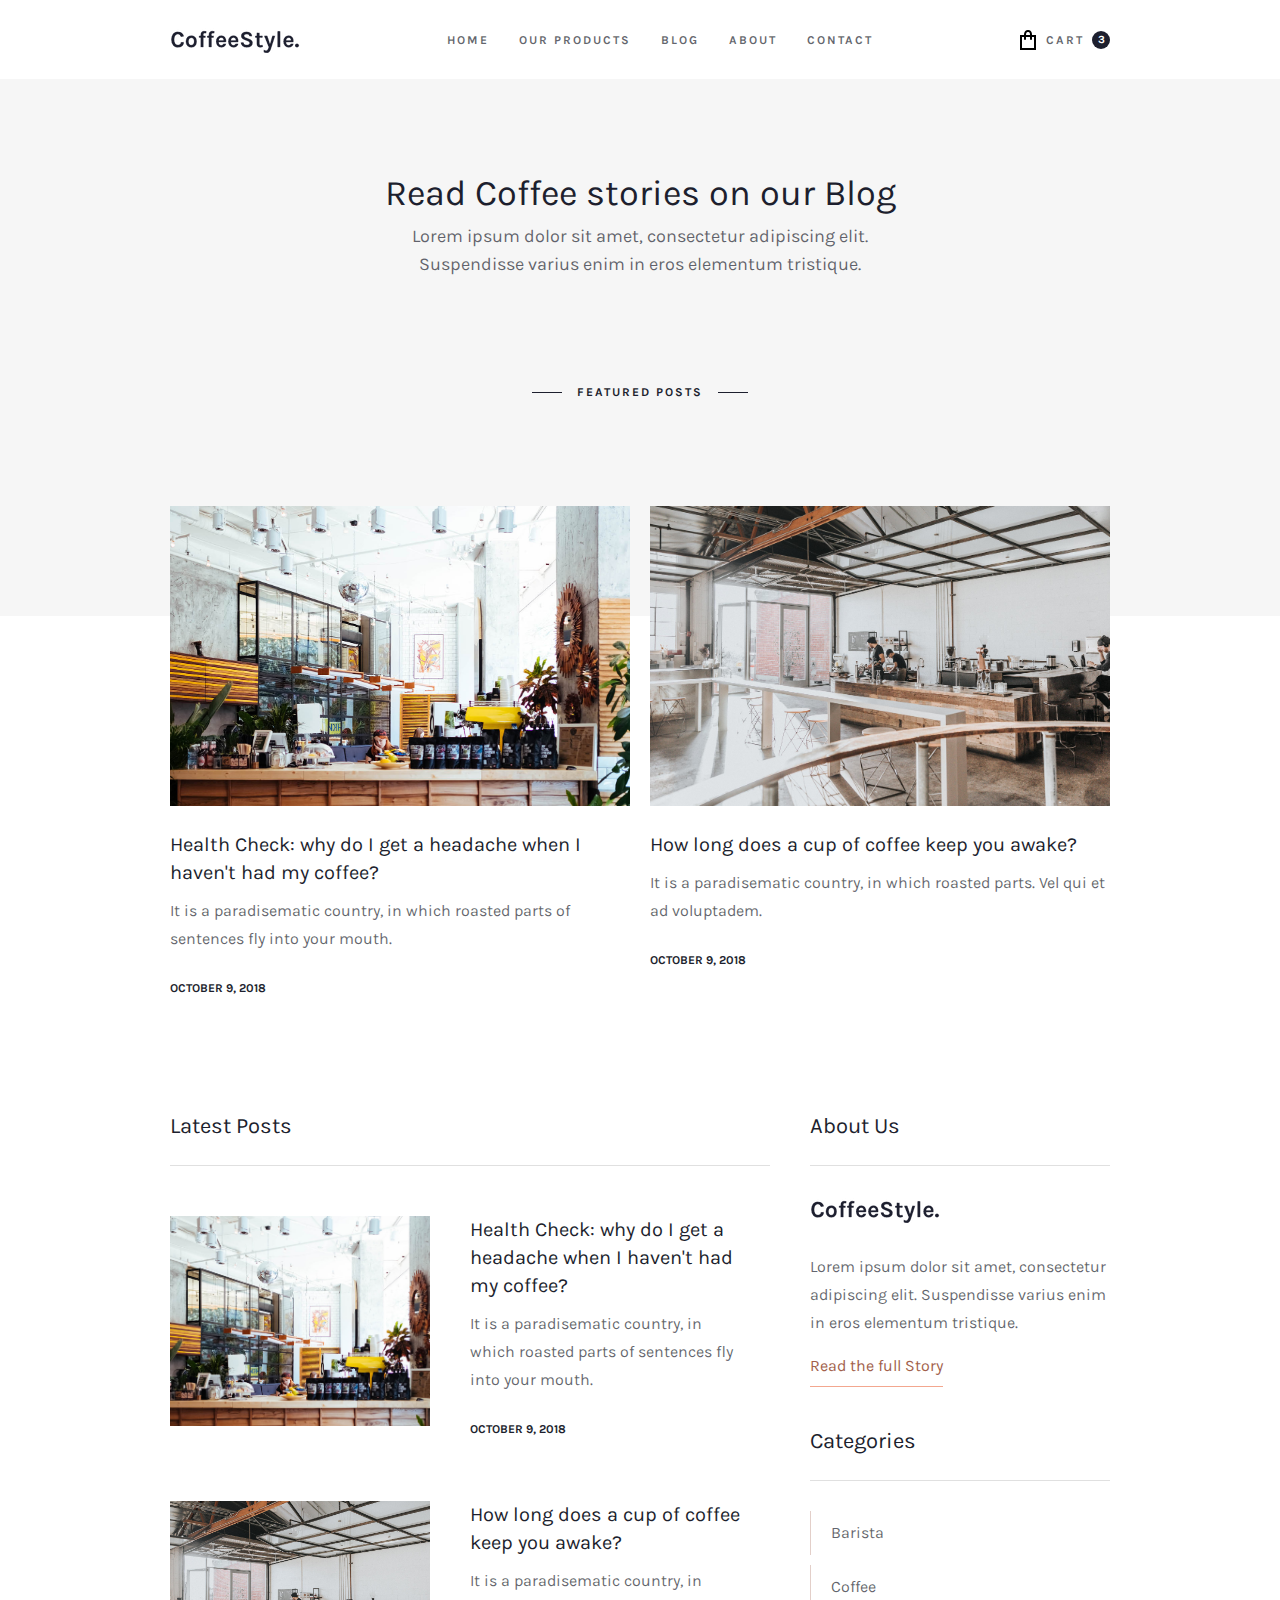
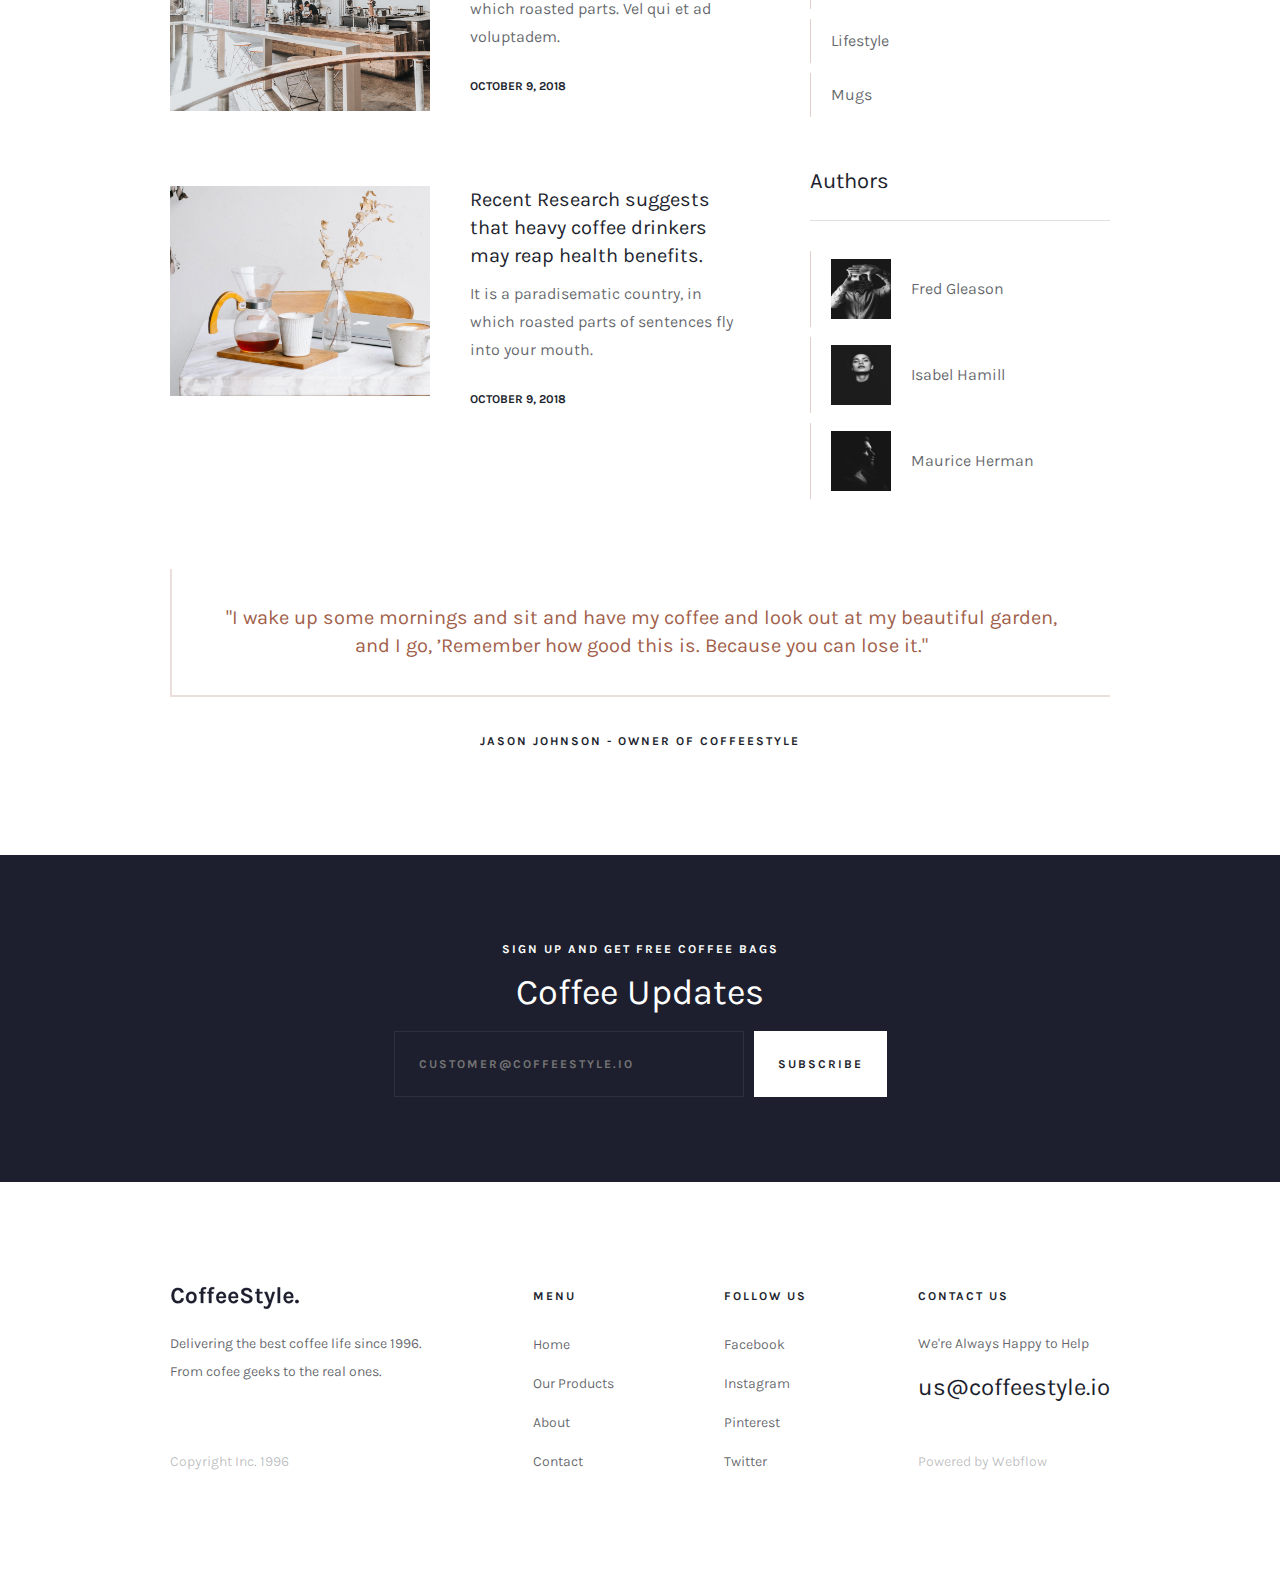
<file: blog.html>
<!DOCTYPE html>
<html lang="en">

<head>
    <meta charset="UTF-8">
    <meta http-equiv="X-UA-Compatible" content="IE=edge">
    <meta name="viewport" content="width=device-width, initial-scale=1.0">
    <link rel="stylesheet" href="reset.css">
    <link rel="stylesheet" href="style.css">
    <title>Coffestyle</title>
</head>

<body>
    <header class="header">
        <div class="_container">
            <div class="header-content">
                <a class="header-content__logo" href="index.html">
                    <img src="./assets/logo.png" alt="logo" />
                </a>
                <nav class="header-nav">
                    <ul class="header-nav__list">
                        <li class="header-nav__item"><a class="header-nav__link" href="index.html">HOME</a></li>
                        <li class="header-nav__item"><a class="header-nav__link" href="products.html">OUR PRODUCTS</a>
                        </li>
                        <li class="header-nav__item"><a class="header-nav__link" href="blog.html">BLOG</a></li>
                        <li class="header-nav__item"><a class="header-nav__link" href="about.html">ABOUT</a></li>
                        <li class="header-nav__item"><a class="header-nav__link" href="contact.html">CONTACT</a></li>
                    </ul>
                </nav>
                <a class="header-cart" href="#">
                    <img class="header-cart__img" src="./assets/cart.png" alt="cart" />
                    <span class="header-cart__span">CART</span>
                    <div class="header-cart__count">3</div>
                </a>
                <a class="mob-menu" href="#">
                    <img src="./assets/mob-menu.png" alt="mob-menu" />
                </a>
                <div class="header-mob-nav">
                    <ul class="header-mob-nav__list">
                        <li class="header-mob-nav__item"><a class="header-mob-nav__link" href="index.html">HOME</a></li>
                        <li class="header-mob-nav__item"><a class="header-mob-nav__link" href="products.html">OUR PRODUCTS</a>
                        </li>
                        <li class="header-mob-nav__item"><a class="header-mob-nav__link" href="blog.html">BLOG</a></li>
                        <li class="header-mob-nav__item"><a class="header-mob-nav__link" href="about.html">ABOUT</a></li>
                        <li class="header-mob-nav__item"><a class="header-mob-nav__link" href="contact.html">CONTACT</a></li>
                    </ul>
                </div>
            </div>
        </div>
    </header>
    <main>
        <section class="blog">
            <div class="banner-bg">
                <div class="_container">
                    <div class="blog-content">
                        <h1 class="blog-content__h1">Read Coffee stories on our Blog</h1>
                        <p class="blog-content__text">Lorem ipsum dolor sit amet, consectetur adipiscing elit. 
                            Suspendisse varius enim in eros elementum tristique.</p>
                        <div class="label-wrapper">
                            <div class="mugs-label">
                                <div class="mugs-label__line"></div>
                                <span class="mugs-label__title">FEATURED POSTS</span>
                                <div class="mugs-label__line"></div>
                            </div>
                        </div>
                    </div>
                </div>
            </div>
        </section>
        <section class="featured">
            <div class="_container">
                <div class="featured-content">
                    <div class="stories-container">
                        <div class="stories-item">
                            <div class="stories-item__image" style="background-image: url(./assets/stories/story01.jpg);">
                                <button class="stories-item__btn btn white-btn">READ THE FULL STORY</button>
                            </div>
                            <a class="stories-item__title" href="#">Health Check: why do I get a headache when I haven't had my coffee?</a>
                            <p class="stories-item__text">It is a paradisematic country, in which roasted parts of sentences fly into your mouth. </p>
                            <span class="stories-item__date">OCTOBER 9, 2018</span>
                        </div>
                        <div class="stories-item">
                            <div class="stories-item__image" style="background-image: url(./assets/stories/story02.jpg);">
                                <button class="stories-item__btn btn white-btn">READ THE FULL STORY</button>
                            </div>
                            <a class="stories-item__title" href="#">How long does a cup of coffee keep you awake?</a>
                            <p class="stories-item__text">It is a paradisematic country, in which roasted parts. Vel qui et ad voluptadem.</p>
                            <span class="stories-item__date">OCTOBER 9, 2018</span>
                        </div>
                    </div>
                </div>
            </div>
        </section>
        <section class="feed">
            <div class="_container">
                <div class="feed-content">
                    <div class="latest-posts">
                        <div class="feed-headline">
                            <h2 class="feed-headline__title">Latest Posts</h2>
                        </div>
                        <div class="stories-container">
                            <div class="stories-item">
                                <div class="stories-item__image" style="background-image: url(./assets/stories/story01.jpg);">
                                    <button class="stories-item__btn btn white-btn">READ THE FULL STORY</button>
                                </div>
                                <div class="stories-item__info">
                                    <a class="stories-item__title" href="#">Health Check: why do I get a headache when I haven't had my coffee?</a>
                                    <p class="stories-item__text">It is a paradisematic country, in which roasted parts of sentences fly into your mouth. </p>
                                    <span class="stories-item__date">OCTOBER 9, 2018</span>
                                </div>
                            </div>
                            <div class="stories-item">
                                <div class="stories-item__image" style="background-image: url(./assets/stories/story02.jpg);">
                                    <button class="stories-item__btn btn white-btn">READ THE FULL STORY</button>
                                </div>
                                <div class="stories-item__info">
                                    <a class="stories-item__title" href="#">How long does a cup of coffee keep you awake?</a>
                                    <p class="stories-item__text">It is a paradisematic country, in which roasted parts. Vel qui et ad voluptadem.</p>
                                    <span class="stories-item__date">OCTOBER 9, 2018</span>
                                </div>
                            </div>
                            <div class="stories-item">
                                <div class="stories-item__image" style="background-image: url(./assets/stories/story03.jpg);">
                                    <button class="stories-item__btn btn white-btn">READ THE FULL STORY</button>
                                </div>
                                <div class="stories-item__info">
                                    <a class="stories-item__title" href="#">Recent Research suggests that heavy coffee drinkers may reap health benefits.</a>
                                    <p class="stories-item__text">It is a paradisematic country, in which roasted parts of sentences fly into your mouth. </p>
                                    <span class="stories-item__date">OCTOBER 9, 2018</span>
                                </div>
                            </div>
                        </div>
                    </div>
                    <div class="about-us">
                        <div class="feed-headline">
                            <h2 class="feed-headline__title">About Us</h2>
                        </div>
                        <a href="#">
                            <img class="about-us__logo" src="./assets/logo.png" alt="logo" />
                        </a>
                        <p class="about-us__text">Lorem ipsum dolor sit amet, consectetur adipiscing elit. Suspendisse varius enim in eros elementum tristique.</p>
                        <a class="about-us__story" href="#">Read the full Story</a>
                        <div class="categories">
                            <div class="feed-headline">
                                <h2 class="feed-headline__title">Categories</h2>
                            </div>
                            <div class="filter">
                                <a class="filter__item" href="#">
                                    Barista
                                </a>
                                <a class="filter__item" href="#">
                                    Coffee
                                </a>
                                <a class="filter__item" href="#">
                                    Lifestyle
                                </a>
                                <a class="filter__item" href="#">
                                    Mugs
                                </a>
                            </div>
                        </div>

                        <div class="authors">
                            <div class="feed-headline">
                                <h2 class="feed-headline__title">Authors</h2>
                            </div>
                            <div class="filter">
                                <a class="filter__item" href="#">
                                    <img class="filter__img" src="./assets/about/people/fred.jpg" alt="auth01" />
                                    Fred Gleason
                                </a>
                                <a class="filter__item" href="#">
                                    <img class="filter__img" src="./assets/about/people/isabel.jpg" alt="auth02" />
                                    Isabel Hamill
                                </a>
                                <a class="filter__item" href="#">
                                    <img class="filter__img" src="./assets/about/people/maurice.jpg" alt="auth03" />
                                    Maurice Herman
                                </a>
                            </div>
                        </div>
                    </div>
                </div>
                <div class="large-blockquote">
                    "I wake up some mornings and sit and have my coffee and look out at my beautiful garden, and I go, ’Remember how good this is. Because you can lose it."
                </div>
                <div class="label-wrapper">
                    <div class="mugs-label">
                        <span class="mugs-label__title">JASON JOHNSON - OWNER OF COFFEESTYLE</span>
                    </div>
                </div>
            </div>
        </section>
        <section class="subcribe">
            <div class="subcribe-bg banner-bg">
                <div class="_container">
                    <div class="subcribe-content">
                        <span class="subcribe-content__label">SIGN UP AND GET FREE COFFEE BAGS</span>
                        <h2 class="subcribe-content__headline">Coffee Updates</h2>
                        <form class="subcribe-form">
                            <input class="subcribe-form__input" placeholder="CUSTOMER@COFFEESTYLE.IO" />
                            <button class="subcribe-form__btn btn white-btn">SUBSCRIBE</button>
                        </form>
                    </div>
                </div>
            </div>
        </section>
    </main>
    <footer class="footer">
        <div class="_container">
            <div class="footer-content">
                <div class="footer-column">
                    <div>
                        <img class="footer-column__logo" src="./assets/logo.png" alt="logo">
                    </div>
                    <div class="footer-column__content">
                        <p class="footer-column__text">Delivering the best coffee life since 1996.<br>From cofee geeks
                            to the real ones.</p>
                    </div>
                    <span class="footer-column__copyright">Copyright Inc. 1996</span>
                </div>
                <div class="footer-column">
                    <span class="footer-column__label">MENU</span>
                    <ul class="footer-column__list">
                        <li class="footer-column__item"><a class="footer-column__link" href="index.html">Home</a></li>
                        <li class="footer-column__item"><a class="footer-column__link" href="products.html">Our
                                Products</a></li>
                        <li class="footer-column__item"><a class="footer-column__link" href="about.html">About</a></li>
                        <li class="footer-column__item"><a class="footer-column__link" href="contact.html">Contact</a>
                        </li>
                    </ul>
                </div>
                <div class="footer-column">
                    <span class="footer-column__label">FOLLOW US</span>
                    <ul class="footer-column__list">
                        <li class="footer-column__item"><a class="footer-column__link" href="#">Facebook</a></li>
                        <li class="footer-column__item"><a class="footer-column__link" href="#">Instagram</a></li>
                        <li class="footer-column__item"><a class="footer-column__link" href="#">Pinterest</a></li>
                        <li class="footer-column__item"><a class="footer-column__link" href="#">Twitter</a></li>
                    </ul>
                </div>
                <div class="footer-column">
                    <span class="footer-column__label">CONTACT US</span>
                    <div class="footer-column__content">
                        <p class="footer-column__text">We're Always Happy to Help</p>
                        <a class="footer-column__email" href="#">us@coffeestyle.io</a>
                    </div>
                    <span class="footer-column__copyright">Powered by Webflow</span>
                </div>
            </div>
        </div>
    </footer>

    <script src="main.js"></script>
</body>

</html>
</file>
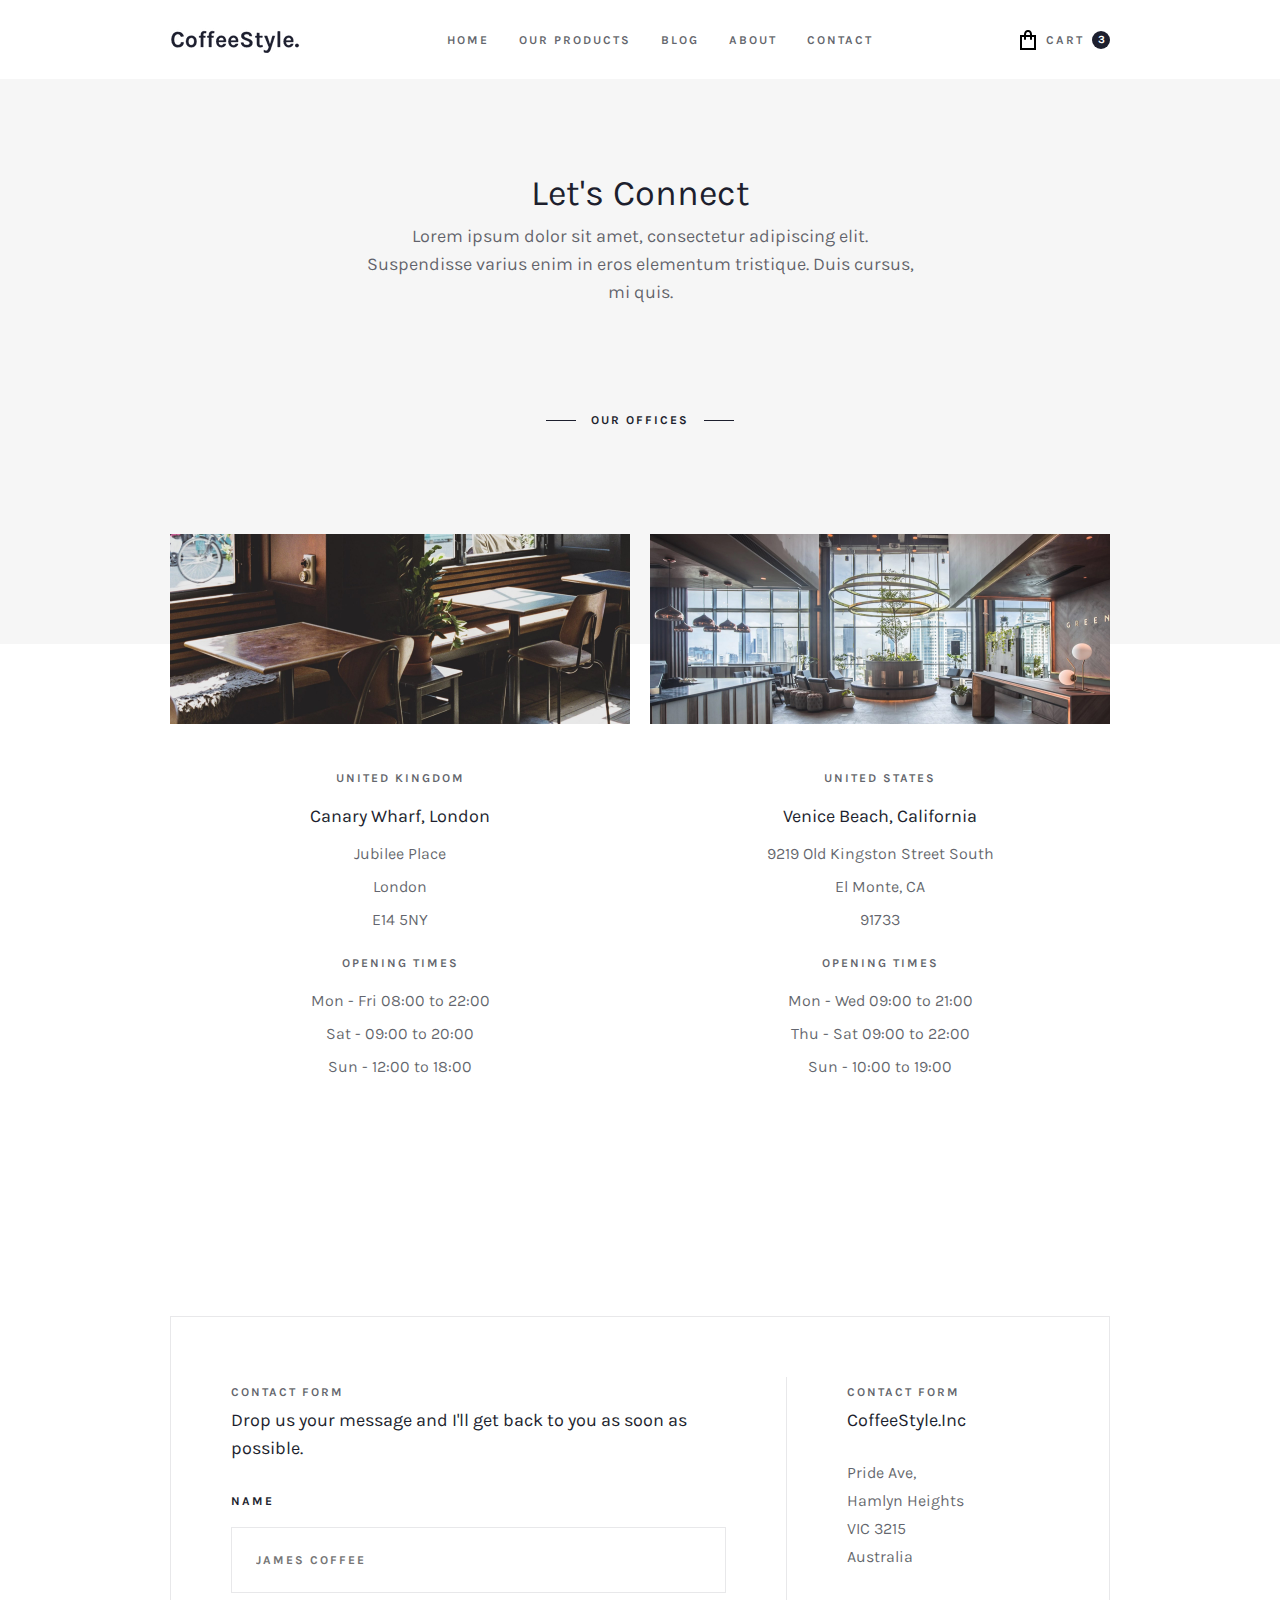
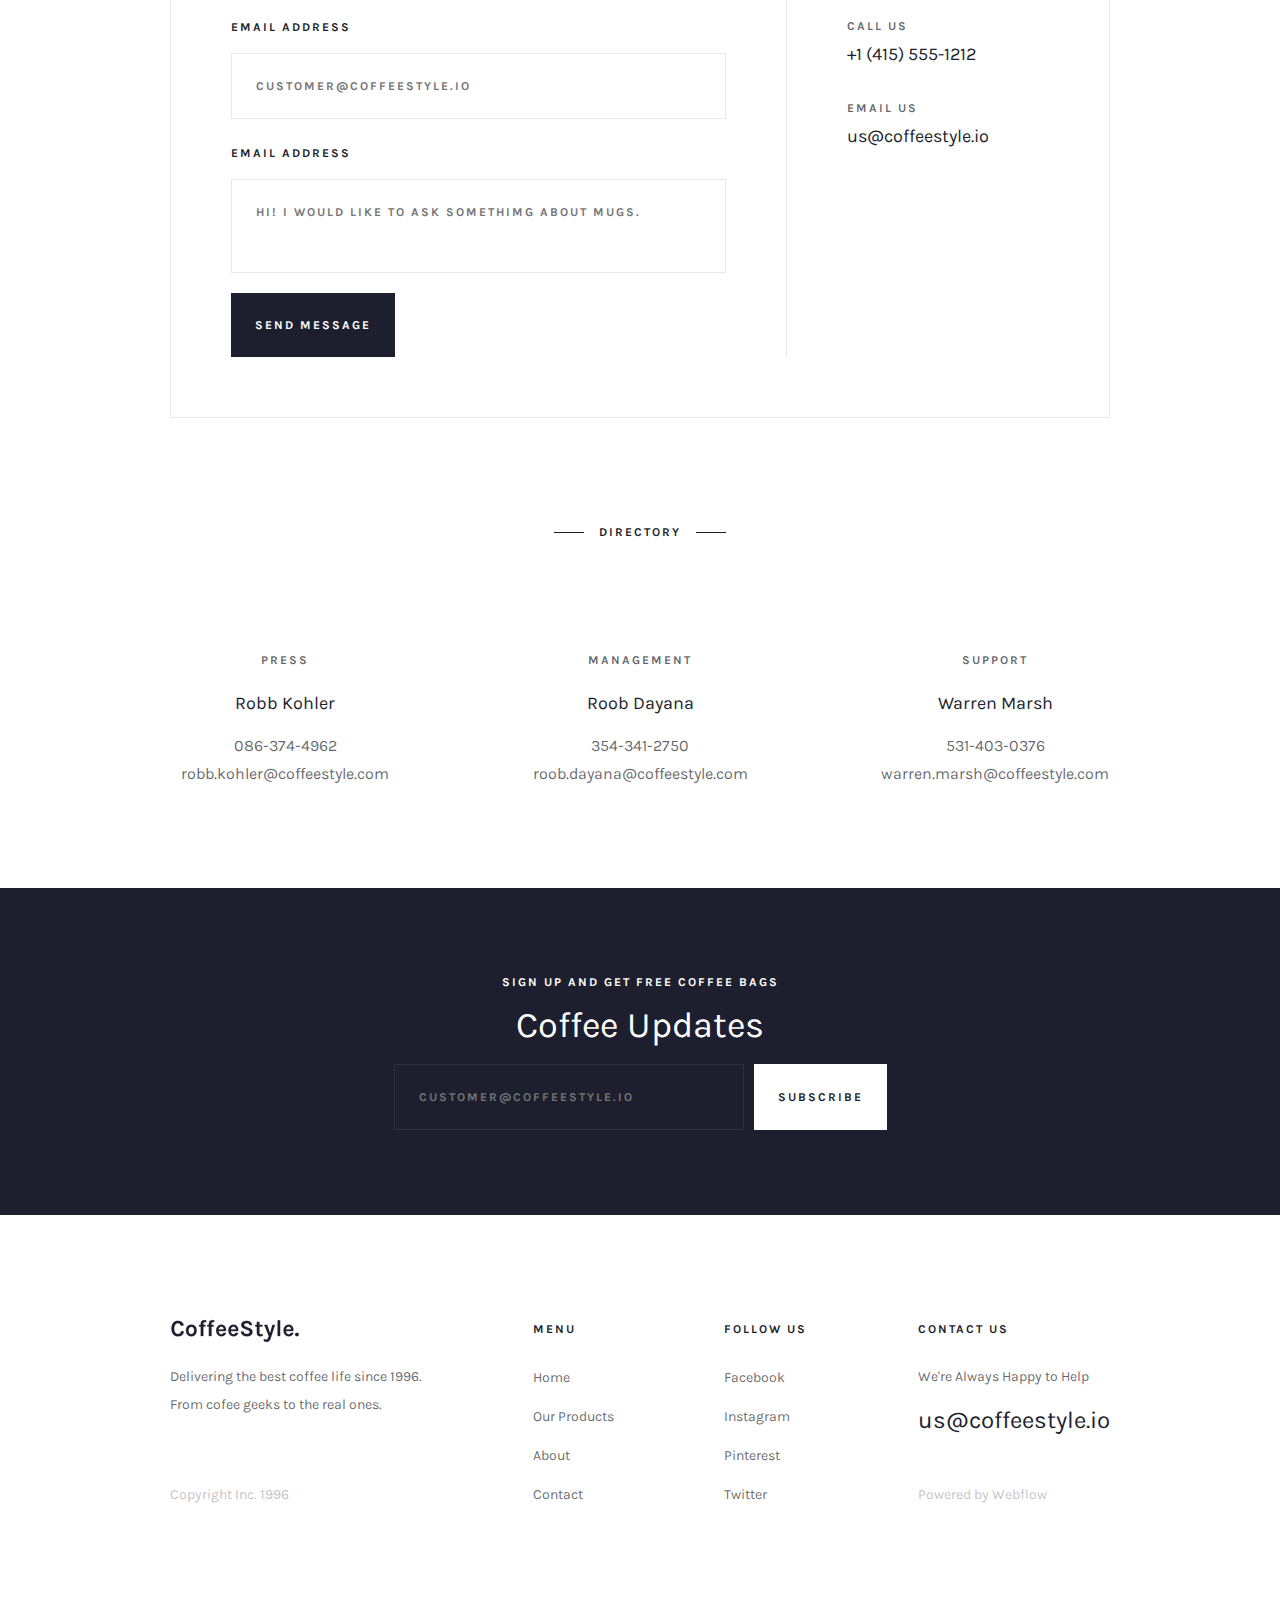
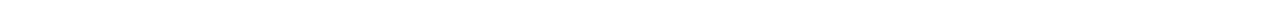
<file: contact.html>
<!DOCTYPE html>
<html lang="en">

<head>
    <meta charset="UTF-8">
    <meta http-equiv="X-UA-Compatible" content="IE=edge">
    <meta name="viewport" content="width=device-width, initial-scale=1.0">
    <link rel="stylesheet" href="reset.css">
    <link rel="stylesheet" href="style.css">
    <title>Coffestyle</title>
</head>

<body>
    <header class="header">
        <div class="_container">
            <div class="header-content">
                <a class="header-content__logo" href="index.html">
                    <img src="./assets/logo.png" alt="logo" />
                </a>
                <nav class="header-nav">
                    <ul class="header-nav__list">
                        <li class="header-nav__item"><a class="header-nav__link" href="index.html">HOME</a></li>
                        <li class="header-nav__item"><a class="header-nav__link" href="products.html">OUR PRODUCTS</a>
                        </li>
                        <li class="header-nav__item"><a class="header-nav__link" href="blog.html">BLOG</a></li>
                        <li class="header-nav__item"><a class="header-nav__link" href="about.html">ABOUT</a></li>
                        <li class="header-nav__item"><a class="header-nav__link" href="contact.html">CONTACT</a></li>
                    </ul>
                </nav>
                <a class="header-cart" href="#">
                    <img class="header-cart__img" src="./assets/cart.png" alt="cart" />
                    <span class="header-cart__span">CART</span>
                    <div class="header-cart__count">3</div>
                </a>
                <a class="mob-menu" href="#">
                    <img src="./assets/mob-menu.png" alt="mob-menu" />
                </a>
                <div class="header-mob-nav">
                    <ul class="header-mob-nav__list">
                        <li class="header-mob-nav__item"><a class="header-mob-nav__link" href="index.html">HOME</a></li>
                        <li class="header-mob-nav__item"><a class="header-mob-nav__link" href="products.html">OUR PRODUCTS</a>
                        </li>
                        <li class="header-mob-nav__item"><a class="header-mob-nav__link" href="blog.html">BLOG</a></li>
                        <li class="header-mob-nav__item"><a class="header-mob-nav__link" href="about.html">ABOUT</a></li>
                        <li class="header-mob-nav__item"><a class="header-mob-nav__link" href="contact.html">CONTACT</a></li>
                    </ul>
                </div>
            </div>
        </div>
    </header>
    <main>
        <section class="contact">
            <div class="banner-bg">
                <div class="_container">
                    <div class="contact-content">
                        <h1 class="contact-content__h1">Let's Connect</h1>
                        <p class="contact-content__text">Lorem ipsum dolor sit amet, consectetur adipiscing elit.
                            Suspendisse varius enim in eros elementum tristique. Duis cursus, mi quis.</p>
                        <div class="label-wrapper">
                            <div class="mugs-label">
                                <div class="mugs-label__line"></div>
                                <span class="mugs-label__title">OUR OFFICES</span>
                                <div class="mugs-label__line"></div>
                            </div>
                        </div>
                    </div>
                </div>
            </div>
        </section>
        <section class="offices">
            <div class="_container">
                <div class="offices-content">
                    <div class="office">
                        <img class="office__image" src="./assets/contact/office01.jpg" alt="office01" />
                        <span class="office__label">UNITED KINGDOM</span>
                        <span class="office__location">Canary Wharf, London</span>
                        <div class="office__address">
                            <span class="office__street">Jubilee Place</span>
                            <span class="office__city">London</span>
                            <span class="office__post">E14 5NY</span>
                        </div>
                        <span class="office__label">OPENING TIMES</span>
                        <div class="office__times">
                            <span class="office__time">Mon - Fri 08:00 to 22:00</span>
                            <span class="office__time">Sat - 09:00 to 20:00</span>
                            <span class="office__time">Sun - 12:00 to 18:00</span>
                        </div>
                    </div>

                    <div class="office">
                        <img class="office__image" src="./assets/contact/office02.jpg" alt="office02" />
                        <span class="office__label">UNITED STATES</span>
                        <span class="office__location">Venice Beach, California</span>
                        <div class="office__address">
                            <span class="office__street">9219 Old Kingston Street South</span>
                            <span class="office__city">El Monte, CA</span>
                            <span class="office__post">91733</span>
                        </div>
                        <span class="office__label">OPENING TIMES</span>
                        <div class="office__times">
                            <span class="office__time">Mon - Wed 09:00 to 21:00</span>
                            <span class="office__time">Thu - Sat 09:00 to 22:00</span>
                            <span class="office__time">Sun - 10:00 to 19:00</span>
                        </div>
                    </div>
                </div>
            </div>
        </section>
        <section class="form">
            <div class="_container">
                <div class="form-content">
                    <form class="contact-form">
                        <span class="contact-form__label">CONTACT FORM</span>
                        <div class="contact-form__headline">Drop us your message and I'll get back to you as soon as possible.</div>
                        <div class="field-container">
                            <span class="field-container__label">NAME</span>
                            <input class="field-container__input" placeholder="JAMES COFFEE">
                        </div>
                        <div class="field-container">
                            <span class="field-container__label">EMAIL ADDRESS</span>
                            <input class="field-container__input" type="email" placeholder="CUSTOMER@COFFEESTYLE.IO">
                        </div>
                        <div class="field-container">
                            <span class="field-container__label">EMAIL ADDRESS</span>
                            <textarea class="field-container__area" placeholder="HI! I WOULD LIKE TO ASK SOMETHIMG ABOUT MUGS."></textarea>
                        </div>
                        <button class="contact-form__btn btn dark-btn">SEND MESSAGE</button>
                    </form>
                    <div class="contact-form">
                        <span class="contact-form__label">CONTACT FORM</span>
                        <div class="contact-form__headline">CoffeeStyle.Inc</div>
                        <p class="contact-form__address">
                            Pride Ave,<br>
                            Hamlyn Heights<br>
                            VIC 3215<br>
                            Australia
                        </p>
                        <span class="contact-form__label">CALL US</span>
                        <div class="contact-form__headline">+1 (415) 555-1212</div>
                        <span class="contact-form__label">EMAIL US</span>
                        <div class="contact-form__headline">us@coffeestyle.io</div>
                    </div>
                </div>
            </div>
        </section>
        <section class="directory">
            <div class="_container">
                <div class="directory-content">
                    <div class="label-wrapper">
                        <div class="mugs-label">
                            <div class="mugs-label__line"></div>
                            <span class="mugs-label__title">DIRECTORY</span>
                            <div class="mugs-label__line"></div>
                        </div>
                    </div>
                    <div class="directory-container">
                        <div class="directory-item">
                            <span class="directory-item__label">PRESS</span>
                            <span class="directory-item__title">Robb Kohler</span>
                            <p class="directory-item__contacts">
                                086-374-4962
                                <br>
                                robb.kohler@coffeestyle.com
                            </p>
                        </div>
                        <div class="directory-item">
                            <span class="directory-item__label">MANAGEMENT</span>
                            <span class="directory-item__title">Roob Dayana</span>
                            <p class="directory-item__contacts">
                                354-341-2750
                                <br>
                                roob.dayana@coffeestyle.com
                            </p>
                        </div>
                        <div class="directory-item">
                            <span class="directory-item__label">SUPPORT</span>
                            <span class="directory-item__title">Warren Marsh</span>
                            <p class="directory-item__contacts">
                                531-403-0376
                                <br>
                                warren.marsh@coffeestyle.com
                            </p>
                        </div>
                    </div>
                </div>
            </div>
        </section>
        <section class="subcribe">
            <div class="subcribe-bg banner-bg">
                <div class="_container">
                    <div class="subcribe-content">
                        <span class="subcribe-content__label">SIGN UP AND GET FREE COFFEE BAGS</span>
                        <h2 class="subcribe-content__headline">Coffee Updates</h2>
                        <form class="subcribe-form">
                            <input class="subcribe-form__input" placeholder="CUSTOMER@COFFEESTYLE.IO" />
                            <button class="subcribe-form__btn btn white-btn">SUBSCRIBE</button>
                        </form>
                    </div>
                </div>
            </div>
        </section>
    </main>
    <footer class="footer">
        <div class="_container">
            <div class="footer-content">
                <div class="footer-column">
                    <div>
                        <img class="footer-column__logo" src="./assets/logo.png" alt="logo">
                    </div>
                    <div class="footer-column__content">
                        <p class="footer-column__text">Delivering the best coffee life since 1996.<br>From cofee geeks
                            to the real ones.</p>
                    </div>
                    <span class="footer-column__copyright">Copyright Inc. 1996</span>
                </div>
                <div class="footer-column">
                    <span class="footer-column__label">MENU</span>
                    <ul class="footer-column__list">
                        <li class="footer-column__item"><a class="footer-column__link" href="index.html">Home</a></li>
                        <li class="footer-column__item"><a class="footer-column__link" href="products.html">Our
                                Products</a></li>
                        <li class="footer-column__item"><a class="footer-column__link" href="about.html">About</a></li>
                        <li class="footer-column__item"><a class="footer-column__link" href="contact.html">Contact</a>
                        </li>
                    </ul>
                </div>
                <div class="footer-column">
                    <span class="footer-column__label">FOLLOW US</span>
                    <ul class="footer-column__list">
                        <li class="footer-column__item"><a class="footer-column__link" href="#">Facebook</a></li>
                        <li class="footer-column__item"><a class="footer-column__link" href="#">Instagram</a></li>
                        <li class="footer-column__item"><a class="footer-column__link" href="#">Pinterest</a></li>
                        <li class="footer-column__item"><a class="footer-column__link" href="#">Twitter</a></li>
                    </ul>
                </div>
                <div class="footer-column">
                    <span class="footer-column__label">CONTACT US</span>
                    <div class="footer-column__content">
                        <p class="footer-column__text">We're Always Happy to Help</p>
                        <a class="footer-column__email" href="#">us@coffeestyle.io</a>
                    </div>
                    <span class="footer-column__copyright">Powered by Webflow</span>
                </div>
            </div>
        </div>
    </footer>

    <script src="main.js"></script>
</body>

</html>
</file>
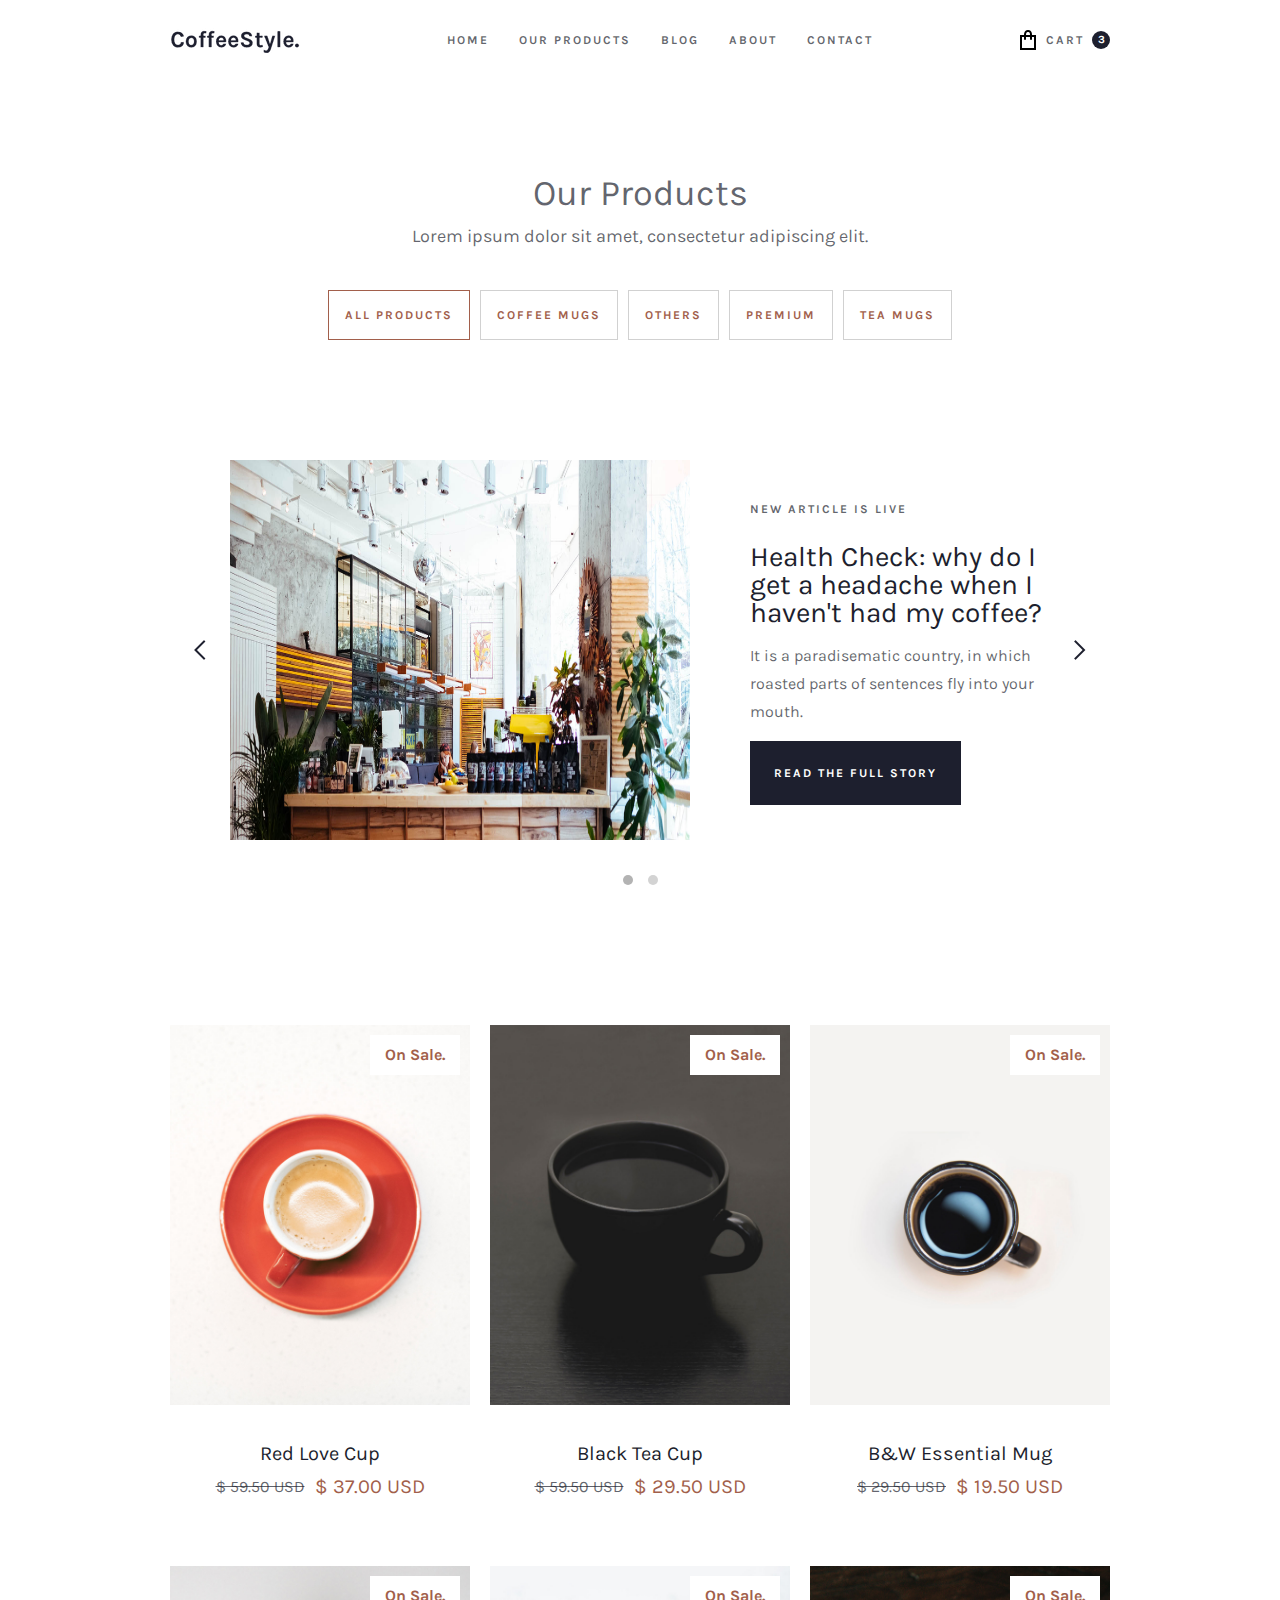
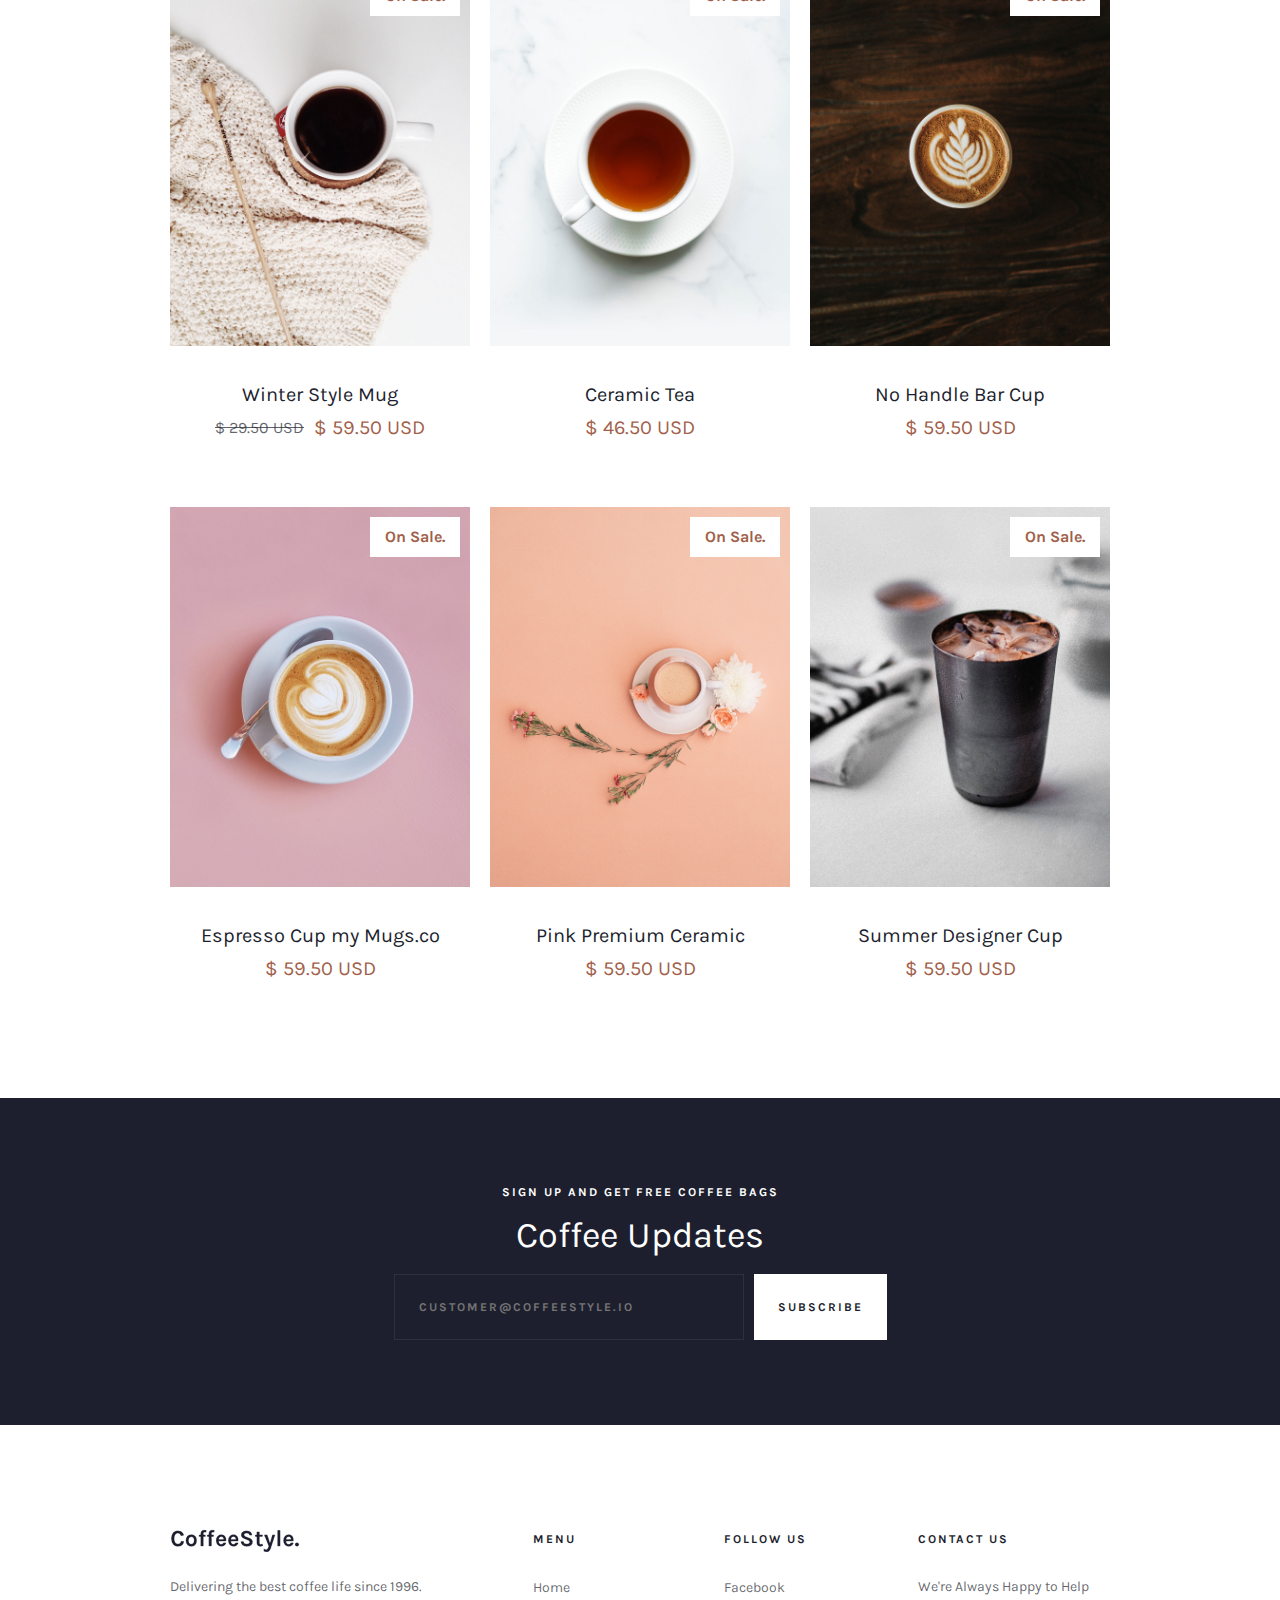
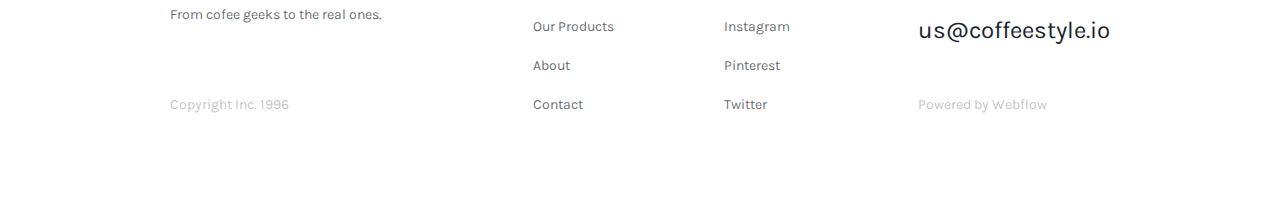
<file: products.html>
<!DOCTYPE html>
<html lang="en">
<head>
    <meta charset="UTF-8">
    <meta http-equiv="X-UA-Compatible" content="IE=edge">
    <meta name="viewport" content="width=device-width, initial-scale=1.0">
    <link rel="stylesheet" href="reset.css">
    <link rel="stylesheet" href="style.css">
    <title>Coffestyle</title>
</head>
<body>
    <header class="header">
        <div class="_container">
            <div class="header-content">
                <a class="header-content__logo" href="index.html">
                    <img src="./assets/logo.png" alt="logo" />
                </a>
                <nav class="header-nav">
                    <ul class="header-nav__list">
                        <li class="header-nav__item"><a class="header-nav__link" href="index.html">HOME</a></li>
                        <li class="header-nav__item"><a class="header-nav__link" href="products.html">OUR PRODUCTS</a></li>
                        <li class="header-nav__item"><a class="header-nav__link" href="blog.html">BLOG</a></li>
                        <li class="header-nav__item"><a class="header-nav__link" href="about.html">ABOUT</a></li>
                        <li class="header-nav__item"><a class="header-nav__link" href="contact.html">CONTACT</a></li>
                    </ul>
                </nav>
                <a class="header-cart" href="#">
                    <img class="header-cart__img" src="./assets/cart.png" alt="cart" />
                    <span class="header-cart__span">CART</span>
                    <div class="header-cart__count">3</div>
                </a>
                <a class="mob-menu" href="#">
                    <img src="./assets/mob-menu.png" alt="mob-menu" />
                </a>
                <div class="header-mob-nav">
                    <ul class="header-mob-nav__list">
                        <li class="header-mob-nav__item"><a class="header-mob-nav__link" href="index.html">HOME</a></li>
                        <li class="header-mob-nav__item"><a class="header-mob-nav__link" href="products.html">OUR PRODUCTS</a>
                        </li>
                        <li class="header-mob-nav__item"><a class="header-mob-nav__link" href="blog.html">BLOG</a></li>
                        <li class="header-mob-nav__item"><a class="header-mob-nav__link" href="about.html">ABOUT</a></li>
                        <li class="header-mob-nav__item"><a class="header-mob-nav__link" href="contact.html">CONTACT</a></li>
                    </ul>
                </div>
            </div>
        </div>
    </header>
    <main>
        <section class="prod">
            <div class="_container">
                <div class="prod-content">
                    <div class="prod-heading">
                        <h1 class="prod-heading__title">Our Products</h1>
                        <p class="prod-heading__text">Lorem ipsum dolor sit amet, consectetur adipiscing elit.</p>
                        <div class="sort-menu">
                            <a class="sort-menu__item active" href="#">ALL PRODUCTS</a>
                            <a class="sort-menu__item" href="#">COFFEE MUGS</a>
                            <a class="sort-menu__item" href="#">OTHERS</a>
                            <a class="sort-menu__item" href="#">PREMIUM</a>
                            <a class="sort-menu__item" href="#">TEA MUGS</a>
                        </div>
                    </div>
                    <div class="prod-slider">
                        <div class="sliders">
                            <a class="sliders__prev" href="#">
                                <img src="./assets/contact/arrow.png" alt="prev" />
                            </a>
                            <div class="sliders-item">
                                <img class="sliders-item__img" src="./assets/stories/story01.jpg" alt="story01">
                                <div class="sliders-item__info">
                                    <div class="sliders-item__label">NEW ARTICLE IS LIVE</div>
                                    <a class="sliders-item__title" href="#">Health Check: why do I get a headache when I haven't had my coffee?</a>
                                    <p class="sliders-item__text">It is a paradisematic country, in which roasted parts of sentences fly into your mouth. </p>
                                    <a class="sliders-item__btn btn dark-btn" href="#">READ THE FULL STORY</a>
                                </div>
                            </div>
                            <a class="sliders__next" href="#">
                                <img src="./assets/contact/arrow2.png" alt="next" />
                            </a>
                        </div>
                        <div class="circles">
                            <a class="circle active" href="#"></a>
                            <a class="circle" href="#"></a>
                        </div>
                    </div>
                    <div class="mugs-collection">
                        <div class="feature-item">
                            <a class="feature-item__image" style="background-image: url(./assets/mugs/01.jpg);" href="#">
                                <span class="feature-item__sale">On Sale.</span>
                                <div class="feature-item__block"></div>
                                <button class="feature-item__btn btn white-btn">EXPLORE MUG</button>
                            </a>
                            <a class="feature-item__title" href="#">Red Love Cup</a>
                            <div class="feature-item__price">
                                <span class="feature-item__price-item _not">$ 59.50 USD</span>
                                <span class="feature-item__price-item">$ 37.00 USD</span>
                            </div>
                        </div>
                        <div class="feature-item">
                            <a class="feature-item__image" style="background-image: url(./assets/mugs/02.jpg);" href="#">
                                <span class="feature-item__sale">On Sale.</span>
                                <div class="feature-item__block"></div>
                                <button class="feature-item__btn btn white-btn">EXPLORE MUG</button>
                            </a>
                            <a class="feature-item__title" href="#">Black Tea Cup</a>
                            <div class="feature-item__price">
                                <span class="feature-item__price-item _not">$ 59.50 USD</span>
                                <span class="feature-item__price-item">$ 29.50 USD</span>
                            </div>
                        </div>
                        <div class="feature-item">
                            <a class="feature-item__image" style="background-image: url(./assets/mugs/03.jpg);" href="#">
                                <span class="feature-item__sale">On Sale.</span>
                                <div class="feature-item__block"></div>
                                <button class="feature-item__btn btn white-btn">EXPLORE MUG</button>
                            </a>
                            <a class="feature-item__title" href="#">B&W Essential Mug</a>
                            <div class="feature-item__price">
                                <span class="feature-item__price-item _not">$ 29.50 USD</span>
                                <span class="feature-item__price-item">$ 19.50 USD</span>
                            </div>
                        </div>
                        <div class="feature-item">
                            <a class="feature-item__image" style="background-image: url(./assets/mugs/04.jpg);" href="#">
                                <span class="feature-item__sale">On Sale.</span>
                                <div class="feature-item__block"></div>
                                <button class="feature-item__btn btn white-btn">EXPLORE MUG</button>
                            </a>
                            <a class="feature-item__title" href="#">Winter Style Mug</a>
                            <div class="feature-item__price">
                                <span class="feature-item__price-item _not">$ 29.50 USD</span>
                                <span class="feature-item__price-item">$ 59.50 USD</span>
                            </div>
                        </div>
                        <div class="feature-item">
                            <a class="feature-item__image" style="background-image: url(./assets/mugs/05.jpg);" href="#">
                                <span class="feature-item__sale">On Sale.</span>
                                <div class="feature-item__block"></div>
                                <button class="feature-item__btn btn white-btn">EXPLORE MUG</button>
                            </a>
                            <a class="feature-item__title" href="#">Ceramic Tea</a>
                            <div class="feature-item__price">
                                <span class="feature-item__price-item">$ 46.50 USD</span>
                            </div>
                        </div>
                        <div class="feature-item">
                            <a class="feature-item__image" style="background-image: url(./assets/mugs/06.jpg);" href="#">
                                <span class="feature-item__sale">On Sale.</span>
                                <div class="feature-item__block"></div>
                                <button class="feature-item__btn btn white-btn">EXPLORE MUG</button>
                            </a>
                            <a class="feature-item__title" href="#">No Handle Bar Cup</a>
                            <div class="feature-item__price">
                                <span class="feature-item__price-item">$ 59.50 USD</span>
                            </div>
                        </div>
                        <div class="feature-item">
                            <a class="feature-item__image" style="background-image: url(./assets/mugs/07.jpg);" href="#">
                                <span class="feature-item__sale">On Sale.</span>
                                <div class="feature-item__block"></div>
                                <button class="feature-item__btn btn white-btn">EXPLORE MUG</button>
                            </a>
                            <a class="feature-item__title" href="#">Espresso Cup my Mugs.co</a>
                            <div class="feature-item__price">
                                <span class="feature-item__price-item">$ 59.50 USD</span>
                            </div>
                        </div>
                        <div class="feature-item">
                            <a class="feature-item__image" style="background-image: url(./assets/mugs/ceramic.jpg);" href="#">
                                <span class="feature-item__sale">On Sale.</span>
                                <div class="feature-item__block"></div>
                                <button class="feature-item__btn btn white-btn">EXPLORE MUG</button>
                            </a>
                            <a class="feature-item__title" href="#">Pink Premium Ceramic</a>
                            <div class="feature-item__price">
                                <span class="feature-item__price-item">$ 59.50 USD</span>
                            </div>
                        </div>
                        <div class="feature-item">
                            <a class="feature-item__image" style="background-image: url(./assets/mugs/08.jpg);" href="#">
                                <span class="feature-item__sale">On Sale.</span>
                                <div class="feature-item__block"></div>
                                <button class="feature-item__btn btn white-btn">EXPLORE MUG</button>
                            </a>
                            <a class="feature-item__title" href="#">Summer Designer Cup</a>
                            <div class="feature-item__price">
                                <span class="feature-item__price-item">$ 59.50 USD</span>
                            </div>
                        </div>
                    </div>
                </div>
            </div>
        </section>
        <section class="subcribe">
            <div class="subcribe-bg banner-bg">
                <div class="_container">
                    <div class="subcribe-content">
                        <span class="subcribe-content__label">SIGN UP AND GET FREE COFFEE BAGS</span>
                        <h2 class="subcribe-content__headline">Coffee Updates</h2>
                        <form class="subcribe-form">
                            <input class="subcribe-form__input" placeholder="CUSTOMER@COFFEESTYLE.IO" />
                            <button class="subcribe-form__btn btn white-btn">SUBSCRIBE</button>
                        </form>
                    </div>
                </div>
            </div>
        </section>
    </main>
    <footer class="footer">
        <div class="_container">
            <div class="footer-content">
                <div class="footer-column">
                    <div>
                        <img class="footer-column__logo" src="./assets/logo.png" alt="logo">
                    </div>
                    <div class="footer-column__content">
                        <p class="footer-column__text">Delivering the best coffee life since 1996.<br>From cofee geeks to the real ones.</p>
                    </div>  
                    <span class="footer-column__copyright">Copyright Inc. 1996</span>
                </div>
                <div class="footer-column">
                    <span class="footer-column__label">MENU</span>
                    <ul class="footer-column__list">
                        <li class="footer-column__item"><a class="footer-column__link" href="index.html">Home</a></li>
                        <li class="footer-column__item"><a class="footer-column__link" href="products.html">Our Products</a></li>
                        <li class="footer-column__item"><a class="footer-column__link" href="about.html">About</a></li>
                        <li class="footer-column__item"><a class="footer-column__link" href="contact.html">Contact</a></li>
                    </ul>
                </div>
                <div class="footer-column">
                    <span class="footer-column__label">FOLLOW US</span>
                    <ul class="footer-column__list">
                        <li class="footer-column__item"><a class="footer-column__link" href="#">Facebook</a></li>
                        <li class="footer-column__item"><a class="footer-column__link" href="#">Instagram</a></li>
                        <li class="footer-column__item"><a class="footer-column__link" href="#">Pinterest</a></li>
                        <li class="footer-column__item"><a class="footer-column__link" href="#">Twitter</a></li>
                    </ul>
                </div>
                <div class="footer-column">
                    <span class="footer-column__label">CONTACT US</span>
                    <div class="footer-column__content">
                        <p class="footer-column__text">We're Always Happy to Help</p>
                        <a class="footer-column__email" href="#">us@coffeestyle.io</a>
                    </div>
                    <span class="footer-column__copyright">Powered by Webflow</span>
                </div>
            </div>
        </div>
    </footer>

    <script src="main.js"></script>
</body>
</html>
</file>
<file: style.css>
@import url('https://fonts.googleapis.com/css2?family=Allerta+Stencil&family=Karla:wght@400;700&display=swap');


/* ==================================================== */
/* BODY */
body {
    height: 100vh;
    display: flex;
    flex-direction: column;

    font-family: 'Karla', sans-serif;
    font-size: 16px;
    line-height: 28px;
    color: #1d1f2eb3;
}

main {
    flex: 1 1 auto;
}
/* ==================================================== */

/* ==================================================== */
/* ELEMENTS */
.btn {
    font-family: 'Karla', sans-serif;
    font-weight: 700;
    font-size: 12px;
    letter-spacing: 2px;

    transition: .4s ease-in;
}

.white-btn {
    background-color: #ffffff;
    color: #1d1f2e;
}

.white-btn:hover {
    background-color: #fafafa;
}

.dark-btn {
    background-color: #1d1f2e;
    color: #ffffff;
}

.dark-btn:hover {
    background-color: #2e3147;
}
/* ==================================================== */

/* ==================================================== */
/* CONTAINER */
._container {
    max-width: 980px;
    margin: 0 auto;
    padding: 0 20px;
}
.banner-bg {
    max-width: 1480px;
    margin: 0 auto;
    padding: 0 20px;
}
/* ==================================================== */

/* ==================================================== */
/* HEADER */
.header {

}
.header-content {
    padding: 25px 0;

    display: flex;
    align-items: center;
    justify-content: space-between;
}

.header-nav__list {
    display: flex;
    align-items: center;
    gap: 30px;
}
.header-nav__item {
}
.header-nav__link {
    font-size: 12px;
    font-weight: 700;
    letter-spacing: 2px;
}
.header-nav__link:hover {
    color: #000;
}
.header-cart {
    display: flex;
    align-items: center;
}
.header-cart__img {
    width: 16px;
    height: 20px;
}
.header-cart__span {
    margin-left: 10px;

    font-size: 12px;
    font-weight: 700;
    letter-spacing: 2px;
}
.header-cart__count {
    width: 18px;
    height: 18px;
    border-radius: 50%;
    margin-left: 8px;

    background-color: #1d1f2e;

    display: flex;
    align-items: center;
    justify-content: center;

    font-size: 11px;
    font-weight: 700;
    color: #ffffff;
}
.mob-menu {
    width: 20px;
    display: none;
}

.header-mob-nav {
    width: 100%;
    background-color: #ffffff;

    display: none;

    position: absolute;
    left: 0;
    top: -300px;

    transition: 0.3s ease-out;
}
.show {
    transform: translateY(377px);       
}
.header-mob-nav__list {
    padding: 20px 0;
    display: flex;
    flex-direction: column;
    gap: 30px;
}
.header-mob-nav__item {
    display: flex;
    justify-content: center;
}
.header-mob-nav__link {
    font-weight: 700;
    font-size: 12px;
    letter-spacing: 2px;
}
.header-mob-nav__link:hover {
    color: #000;
}

@media (max-width: 478px) {
    .header-content {
    }
    .header-content__logo {
        width: 80px;
    }
    .header-nav {
        display: none;
    }
    .mob-menu {
        display: block;
    }

    .header-mob-nav {
        display: block;
    }
}
/* ==================================================== */

/* ==================================================== */
/* BANNER */
.banner {
    margin-bottom: 100px;
}
.banner .banner-bg {
    height: 530px;
    background: url(./assets/banner.jpg);
    background-position: center;
    background-size: contain;
}
.banner-bg ._container {
    height: 100%;
}
.banner-container {
    height: 100%;

    display: flex;
    align-items: center;
}
.banner-content {
    width: 100%;

    font-weight: 700;
    letter-spacing: 2px;
    text-align: center;

    color: #ffffff;
}
.banner-content__label {
    display: block;
    margin-bottom: 10px;

    font-size: 12px;
}
.banner-content__heading {
    margin-bottom: 30px;
    line-height: 48px;

    font-size: 48px;
}
.banner-content__text {
    margin-bottom: 30px;

    font-weight: 400;
    font-size: 18px;
    letter-spacing: normal;
}
.banner-content__btn {
    padding: 18px 24px;
}

@media (max-width: 478px) {
    .banner .banner-bg {
        background-size: cover;
    }
}
/* ==================================================== */

/* ==================================================== */
/* MUGS */
.mugs {
    padding-bottom: 100px;
}
.mugs-content {
}
.mugs-heading {
    max-width: 658px;
    margin: 0 auto;
    margin-bottom: 100px;

    text-align: center;
}
.mugs-heading__title {
    margin-bottom: 15px;

    font-size: 28px;

    color: #1d1f2e;
}
.mugs-heading__text {
    margin-bottom: 25px;
}
.mugs-heading__link {
    padding-bottom: 6px;
    border-bottom: 1px solid #f3a78f;

    font-size: 16px;

    color: #a25f4b;

    transition: .4s ease-in;
}
.mugs-heading__link:hover {
    border-bottom: 1px solid #a25f4b;
}

.featured-mugs {
}
.label-wrapper {
    margin-bottom: 100px;

    display: flex;
    justify-content: center;
}
.mugs-label {
    display: flex;
    align-items: center;
    gap: 15px;
}
.mugs-label__line {
    width: 30px;
    height: 1px;

    background-color: #1d1f2e;
}
.mugs-label__title {
    font-weight: 700;
    font-size: 12px;
    letter-spacing: 2px;

    color: #1d1f2e;
}

.feature-collection {
    margin-bottom: 100px;

    display: flex;
    flex-wrap: wrap;
    gap: 20px;
}
.feature-item {
    width: 460px;

    display: flex;
    flex-direction: column;
    align-items: center;
}
.feature-item__image{
    width: 100%;
    height: 540px;
    padding: 0 15px 15px 15px;
    margin-bottom: 35px;

    display: flex;
    flex-direction: column;

    background-size: cover;
    background-position: center;

    position: relative;
}
.feature-item__sale {
    padding: 6px 15px;
    background-color: #ffffff;

    font-weight: 700;
    font-size: 16px;

    color: #a25f4b;

    position: absolute;
    top: 10px;
    right: 10px
}
.feature-item__block {
    flex: 1 1 auto;
}
.feature-item__btn {
    padding: 18px 0;
    opacity: 0;

    transition: .3s ease-in;
}
.feature-item__image:hover .feature-item__btn {
    opacity: 1;
}
.feature-item__title {
    margin-bottom: 5px;

    font-size: 20px;

    color: #1d1f2e;
}
.feature-item__price {
    margin-bottom: 15px;

    display: flex;
    flex-wrap: wrap;
    justify-content: center;
    align-items: flex-end;
    gap: 10px;
}
.feature-item__price-item {
    font-size: 20px;
    color: #a25f4b;
}
._not {
    font-size: 16px;
    text-decoration: line-through;

    color: #1d1f2eb3;
}

.mugs-collection {
    margin-bottom: 100px;

    display: flex;
    flex-wrap: wrap;
    column-gap: 20px;
    row-gap: 50px;
}

.mugs-collection .feature-item {
    width: 300px;
}

.mugs-collection .feature-item .feature-item__image {
    height: 380px;
}

.magazine-section {
    margin-bottom: 130px;

    display: flex;
    align-items: center;
}
.magazine-images {
    display: flex;
    gap: 20px;
}
.magazine-images__img {
    min-width: 280px;
    min-height: 280px;
}
.images-container {
    display: flex;
    flex-direction: column;
    gap: 20px;
}
.images-container__item {
    min-width: 160px;
    min-height: 130px;
}
.magazine-info {
    padding-left: 40px;
}
.magazine-info__label {
    margin-bottom: 15px;

    display: block;

    font-weight: 700;
    font-size: 12px;
    letter-spacing: 2px;

    color: #1d1f2e;
}
.magazine-info__heading {
    margin-bottom: 15px;

    font-size: 36px;
    line-height: 48px;
    color: #1d1f2e;
}
.magazine-info__text {
    margin-bottom: 15px;
}
.magazine-info__btn {
    padding: 18px 24px;
}

.stories-container {
    display: flex;
    gap: 20px;
}
.stories-item {
    width: 300px;
}
.stories-item__image {
    width: 100%;
    height: 300px;
    margin-bottom: 25px;
    padding: 15px;

    background-size: cover;
    background-position: center;

    display: flex;
    flex-direction: column;
}
.stories-item__btn {
    padding: 18px 24px;

    opacity: 0;

    transition: .2s ease-in;
}
.stories-item__btn:hover {
    opacity: 1;
}
.stories-item__title {
    margin-bottom: 10px;

    font-size: 20px;
    color: #1d1f2e;

    transition: .2s ease-in;
}
.stories-item__title:hover {
    color: #a25f4b;
}
.stories-item__text {
    margin-bottom: 20px;
}
.stories-item__date {
    font-weight: 700;
    font-size: 12px;

    color: #1d1f2e;
}

@media (max-width: 478px) {
    .mugs-label__title {
        text-align: center;
    }
    .mugs-collection .feature-item {
        width: 100%;
    }
    .magazine-images {
        width: 100%;

        flex-direction: column;
        gap: 20px;
    }
    .images-container {
        flex-direction: row;
        gap: 20px;
    }
    .magazine-info {
        padding: 0;
        text-align: center;
    }
    .magazine-section {
        margin-bottom: 130px;

        display: flex;
        align-items: flex-start;
        flex-direction: column;
        gap: 50px;
    }
    .images-container__item {
        flex: 1 1 auto;
        min-width: 0;
        min-height: 0;
    }
    .stories-container {
        flex-direction: column;
        gap: 50px;
    }
    .stories-item {
        width: 100%;
        text-align: center;
    }
}
/* ==================================================== */

/* ==================================================== */
/* SUBSCRIBE */
.subcribe {
}
.subcribe-bg {
    height: max-content;
    background-color: #1d1f2e;
    background-image: none;
}
.subcribe-content {
    padding: 80px 0 85px 0;

    display: flex;
    flex-direction: column;
    align-items: center;
}
.subcribe-content__label {
    margin-bottom: 15px;

    display: block;

    font-weight: 700;
    font-size: 12px;
    letter-spacing: 2px;
    text-align: center;

    color: #ffffff;

}
.subcribe-content__headline {
    margin-bottom: 25px;

    font-size: 36px;
    text-align: center;

    color: #ffffff;
}
.subcribe-form {
    display: flex;
    gap: 10px;
}
.subcribe-form__input {
    width: 350px;
    padding: 18px 24px;
    border: 1px solid #2f303e;

    font-weight: 700;
    font-size: 12px;
    letter-spacing: 2px;
    text-transform: uppercase;

    color: #ffffff;
}
.subcribe-form__btn {
    padding: 18px 24px;
}
@media (max-width: 478px) {
    .subcribe-content__headline {
        line-height: 48px;
    }
    .subcribe-form {
        width: 100%;
        flex-direction: column;
    }
    .subcribe-form__input {
        width: 100%;
    }
}
/* ==================================================== */

/* ==================================================== */
/* FOOTER */
.footer {
}
.footer-content {
    padding: 100px 0;

    display: flex;
    justify-content: space-between;
}
.footer-column {
    display: flex;
    flex-direction: column;
}
.footer-column__logo {
    margin-bottom: 20px;
}
.footer-column__content {
    flex: 1 1 auto;
}
.footer-column__text {
    margin-bottom: 15px;

    font-size: 14px;
}
.footer-column__copyright {
    font-size: 14px;

    color: #1d1f2e4d
}
.footer-column__label {
    margin-bottom: 20px;

    display: block;

    font-weight: 700;
    font-size: 12px;
    letter-spacing: 2px;

    color: #1d1f2e;
}
.footer-column__list {
    display: flex;
    flex-direction: column;
    gap: 10px;
}
.footer-column__item {
}
.footer-column__link {
    font-size: 14px;

    transition: .2s ease-in;
}
.footer-column__link:hover {
    color: #a25f4b;
}
.footer-column__email {
    font-size: 24px;

    color: #1d1f2e;

    transition: .2s ease-in;
}
.footer-column__email:hover {
    color: #a25f4b;
}

@media (max-width: 478px) {
    .footer-content {
        flex-direction: column;
        align-items: center;
        justify-content: flex-start;

        gap: 50px;
    }
    .footer-column {
        text-align: center;
        align-items: center;
    }
}
/* ==================================================== */

/* ==================================================== */
/* ABOUT PAGE */
.about .banner-bg {
    padding: 100px 0 110px 0;
    background-color: #f6f6f6;
}
.about-content {
}
.about-content__h1 {
    margin-bottom: 15px;

    font-size: 36px;
    text-align: center;
     
    color: #1d1f2e;
}
.about-content__text {
    max-width: 560px;
    margin: 0 auto;

    font-size: 18px;
    text-align: center;
}

.overlayed {
}
.overlayed-content {
    position: relative;
    top: -100px;
}
.overlayed-content__img {
    width: 100%;
    height: 320px;
    margin-bottom: 100px;
}
.introductions .label-wrapper {
    margin-bottom: 20px;
}
.introductions-heading {
    max-width: 600px;
    margin: 0 auto;
    margin-bottom: 100px;
}
.introductions-heading__title {
    margin-bottom: 15px;

    font-size: 28px;
    text-align: center;

    color: #1d1f2e;
}
.introductions-heading__text {
    text-align: center;
}
.introductions-section {
    margin-bottom: 130px;

    display: flex;
    justify-content: space-between;
    align-items: center;
    column-gap: 80px;
}
.introductions-section__image {
    width: 460px;
    height: 380px;
}
.introductions-info {
}
.introductions-info__title {
    margin-bottom: 40px;

    font-size: 24px;

    color: #1d1f2e;
}
.introductions-section:nth-last-of-type(1) {
    flex-direction: row-reverse;
}
.people-container {
    display: flex;
    flex-wrap: wrap;
    gap: 20px;
}
.people-item {
    width: 300px;
}
.people-item__photo {
    margin-bottom: 35px;

    width: 100%;
    height: 380px;
}
.people-item__name {
    display: block;

    margin-bottom: 10px;

    font-size: 20px;
    text-align: center;
    
    color: #1d1f2e;
}
.people-item__pos {
    display: block;

    font-weight: 700;
    font-size: 12px;
    text-align: center;
}
.timeline {
}
.timeline-item {
    max-width: 540px;
    margin: 0 auto;
    margin-bottom: 50px;

    text-align: center;
}
.timeline-item__label {
    margin-bottom: 10px;

    display: block;

    font-weight: 700;
    font-size: 12px;
}
.timeline-item__title {
    margin-bottom: 10px;

    font-size: 18px;

    color: #1d1f2e;
}
.timeline-item__text {
    margin-bottom: 60px;
}
.timeline-item__hrline, .timeline-item__vrline {
    margin: 0 auto;
}
.timeline-item__hrline {
    width: 200px;
    height: 1px;
    background-color: #9e9e9e;
}
.timeline-item__vrline {
    width: 1px;
    height: 60px;
    background-color: #9e9e9e;
}

.timeline-item:last-of-type .timeline-item__title {
    margin-bottom: 60px;
}
@media (max-width: 478px) {
    .about-content__text {
        margin-bottom: 60px;
    }
    .introductions-section {
        margin-bottom: 80px;
    
        display: flex;
        flex-direction: column;
        justify-content: flex-start;
        align-items: center;
        row-gap: 30px;
    }
    .introductions-section:nth-last-of-type(1) {
        flex-direction: column;
    }
    .introductions-info {
        text-align: center;
    }
    .people-item {
        width: 100%;
    }
}
/* ==================================================== */

/* ==================================================== */
/* CONTACT PAGE */
.contact .banner-bg {
    padding: 100px 0 110px 0;
    background-color: #f6f6f6;
}
.contact-content {
}
.contact-content__h1 {
    margin-bottom: 15px;

    font-size: 36px;
    text-align: center;
     
    color: #1d1f2e;
}
.contact-content__text {
    max-width: 560px;
    margin: 0 auto;
    margin-bottom: 100px;

    font-size: 18px;
    text-align: center;
}

.offices {
}
.offices-content {
    margin-bottom: 110px;

    display: flex;
    flex-wrap: wrap;
    gap: 20px;

    position: relative;
    top: -110px;
}
.office {
    width: 460px;

    text-align: center;
}
.office__image {
    width: 100%;
    height: 190px;

    margin-bottom: 40px;
}
.office__label {
    margin-bottom: 10px;

    display: block;

    font-weight: 700;
    font-size: 12px;
    letter-spacing: 2px;
}
.office__location {
    margin-bottom: 10px;

    display: block;

    font-size: 18px;

    color: #1d1f2e;
}
.office__address, .office__times {
    margin-bottom: 15px;

    display: flex;
    flex-direction: column;
    gap: 5px;
}

.form {
}
.form-content {
    margin-bottom: 100px;
    padding: 60px;
    border: 1px solid #d2d2d580;

    display: flex;
    gap: 60px;
}
.contact-form {
    padding-right: 60px;
    border-right: 1px solid #d2d2d580;
}
div.contact-form {
    border-right: none;
}
.contact-form__label {
    margin-bottom: 10px;
    
    font-weight: 700;
    font-size: 12px;
    letter-spacing: 2px;
}
.contact-form__headline {
    margin-bottom: 25px;

    font-size: 18px;

    color: #1d1f2e;
}
.field-container {
    margin-bottom: 20px;

    display: flex;
    flex-direction: column;
    gap: 12px;
}
.field-container__label, .field-container__input, .field-container__area {
    font-weight: 700;
    font-size: 12px;
    letter-spacing: 2px;

    color: #1d1f2e;
}
.field-container__input, .field-container__area {
    padding: 18px 24px;
    border: 1px solid #d2d2d580;;
}
.contact-form__btn {
    padding: 18px 24px;
}
.contact-form__address {
    margin-bottom: 40px;
}

.directory-content {
    margin-bottom: 100px;
}
.directory-container {
    display: flex;
    flex-wrap: wrap;
    gap: 125px;
}
.directory-item {
    width: 230px;

    display: flex;
    flex-direction: column;
    align-items: center;
    gap: 15px;
}
.directory-item__label {
    font-weight: 700;
    font-size: 12px;
    letter-spacing: 2px;
}
.directory-item__title {
    font-size: 18px;

    color: #1d1f2e;
}
.directory-item__contacts {
    text-align: center;
}
@media (max-width: 478px) {
    .form-content {
        padding: 25px;
        flex-direction: column;
        gap: 60px;
    }
    .contact-form {
        padding: 0;
        padding-bottom: 60px;
        border: none;
        border-bottom: 1px solid #d2d2d580;

        text-align: center;
    }
    div.contact-form {
        border-bottom: none;
    }
    .field-container__label, .field-container__input, .field-container__area {
        text-align: center;
    }
    .contact-form__btn {
        width: 100%;
        padding: 0;
        padding: 18px;
    }
    .directory-container {
        justify-content: center;
        gap: 75px;
    }
}
/* ==================================================== */

/* ==================================================== */
/* BLOG PAGE */
.blog .banner-bg {
    padding: 100px 0 110px 0;
    background-color: #f6f6f6;
}
.blog-content {
}
.blog-content__h1 {
    margin-bottom: 15px;

    font-size: 36px;
    text-align: center;
     
    color: #1d1f2e;
}
.blog-content__text {
    max-width: 560px;
    margin: 0 auto;
    margin-bottom: 100px;

    font-size: 18px;
    text-align: center;
}
.featured-content {
    position: relative;
    top: -110px;
}
.featured-content .stories-container .stories-item {
    flex: 1 1 auto;
}
.feed-content {
    margin-bottom: 70px;

    display: flex;
    gap: 40px;
}
.latest-posts {
    flex: 1 1 auto;
}
.feed-headline {
    border-bottom: 1px solid #e0e0e0;
}
.latest-posts .feed-headline {
    margin-bottom: 50px;
}
.feed-headline__title {
    margin-bottom: 25px;

    font-size: 400px;
    font-size: 22px;

    color: #1d1f2e;
}
.latest-posts .stories-container {
    flex-direction: column;
    gap: 50px;
}
.latest-posts .stories-container .stories-item {
    width: 100%;
    display: flex;

}
.latest-posts .stories-container .stories-item .stories-item__image {
    width: 0;
    min-width: 260px;
    height: 210px;
}
.stories-item__info {
    padding: 0 20px 0 40px;
}
.about-us {
    flex: 300px;
    min-width: 300px;
}
.about-us .feed-headline {
    margin-bottom: 30px;
}
.about-us__logo {
    margin-bottom: 20px;
}
.about-us__text {
    margin-bottom: 15px;
}
.about-us__story {
    margin-bottom: 40px;
    padding-bottom: 6px;
    border-bottom: 1px solid #f3a78f;

    font-size: 16px;

    color: #a25f4b;

    transition: .4s ease-in;
}
.about-us__story:hover {
    border-bottom: 1px solid #a25f4b;
}

.categories {
    margin-bottom: 50px;
}
.filter {
    display: flex;
    flex-direction: column;
    gap: 10px;
}
.filter__item {
    padding: 8px 0 8px 20px;
    border-left: 1px solid #a25f4b4d;

    transition: 0.4s ease-in;
}
.filter__item:hover {
    border-left: 1px solid #a25f4b;
    background-color: #a25f4b0a;
    color: #1d1f2e;
}

.filter__img {
    width: 60px;
    height: 60px;
}
.authors .filter .filter__item {
    display: flex;
    align-items: center;
    gap: 20px;
}

.large-blockquote {
    margin-bottom: 30px;
    padding: 35px;
    border-left: 2px solid #a25f4b33;
    border-bottom: 2px solid #a25f4b33;

    font-size: 20px;
    text-align: center;

    color: #a25f4b;
}
@media (max-width: 478px) {
    .feed-headline {
        text-align: center;
    }
    .feed-content {
        flex-direction: column;
    }
    .feed-content .stories-item {
        width: 100%;
        flex-direction: column;
    }
    .latest-posts .stories-container .stories-item .stories-item__image {
        width: 100%;
    }
    .feed-content .stories-item .stories-item__info {
        padding: 0;

        text-align: center;
    }
    .about-us {
        text-align: center;
    }
    .filter__item {
        text-align: start;
    }
}
/* ==================================================== */

/* ==================================================== */
/* PRODUCTS PAGE */
.prod {
    padding-top: 100px;
}
.prod-content {
}
.prod-heading {
    margin-bottom: 120px;

    display: flex;
    flex-direction: column;
    align-items: center;
}
.prod-heading__title {
    margin-bottom: 15px;
    font-size: 36px;

    text-align: center;
}
.prod-heading__text {
    margin-bottom: 40px;

    font-size: 18px;
    text-align: center;
}
.sort-menu {
    display: flex;
    gap: 10px;
}
.sort-menu__item {
    padding: 10px 16px;
    border: 1px solid #d1d1d1;

    font-weight: 700;
    font-size: 12px;
    letter-spacing: 2px;

    color: #a25f4b;
    
    transition: .4s ease-in;
}
.sort-menu__item:hover, .sort-menu__item.active {
    border: 1px solid #a25f4b;
}

.prod-slider {
    margin-bottom: 140px;
}
.sliders {
    margin-bottom: 35px;

    display: flex;
}
.sliders__prev,
.sliders__next {
    min-width: 60px;
    display: inline-flex;
    justify-content: center;
    align-items: center;
}
.sliders__prev img,
.sliders__next img {
    width: 12px;
    height: 20px;
}
.sliders-item {
    flex: 1 1 auto;

    display: flex;
    align-items: center;
    gap: 60px;
}
.sliders-item__img {
    min-width: 460px;
    height: 380px;
}
.sliders-item__info {
    flex: 1 1 auto;
}
.sliders-item__label {
    margin-bottom: 20px;

    font-weight: 700;
    font-size: 12px;
    letter-spacing: 2px;
}
.sliders-item__title {
    margin-bottom: 15px;

    font-size: 28px;

    color: #1d1f2e;
}
.sliders-item__text {
    margin-bottom: 15px;
}
.sliders-item__btn {
    padding: 18px 24px;
}
.circles {
    display: flex;
    justify-content: center;
    gap: 15px;
}
.circle {
    width: 10px;
    height: 10px;
    background-color: #d3d3d3;
    border-radius: 50%;
}
.circle.active {
    background-color: #b3b3b3;
}

@media (max-width: 478px) {
    .sort-menu {
        width: 100%;
        flex-direction: column;
    }
    .sort-menu__item {
        text-align: center;
    }
    .sliders__prev,
    .sliders__next {
        display: none;
    }
    .sliders-item {
        flex-direction: column;
        gap: 30px;
    }
    .sliders-item__img {
        min-width: 0;
        width: 100%;
        height: 320px;
    }
    .sliders-item__info {
        text-align: center;
    }
}
/* ==================================================== */
</file>
